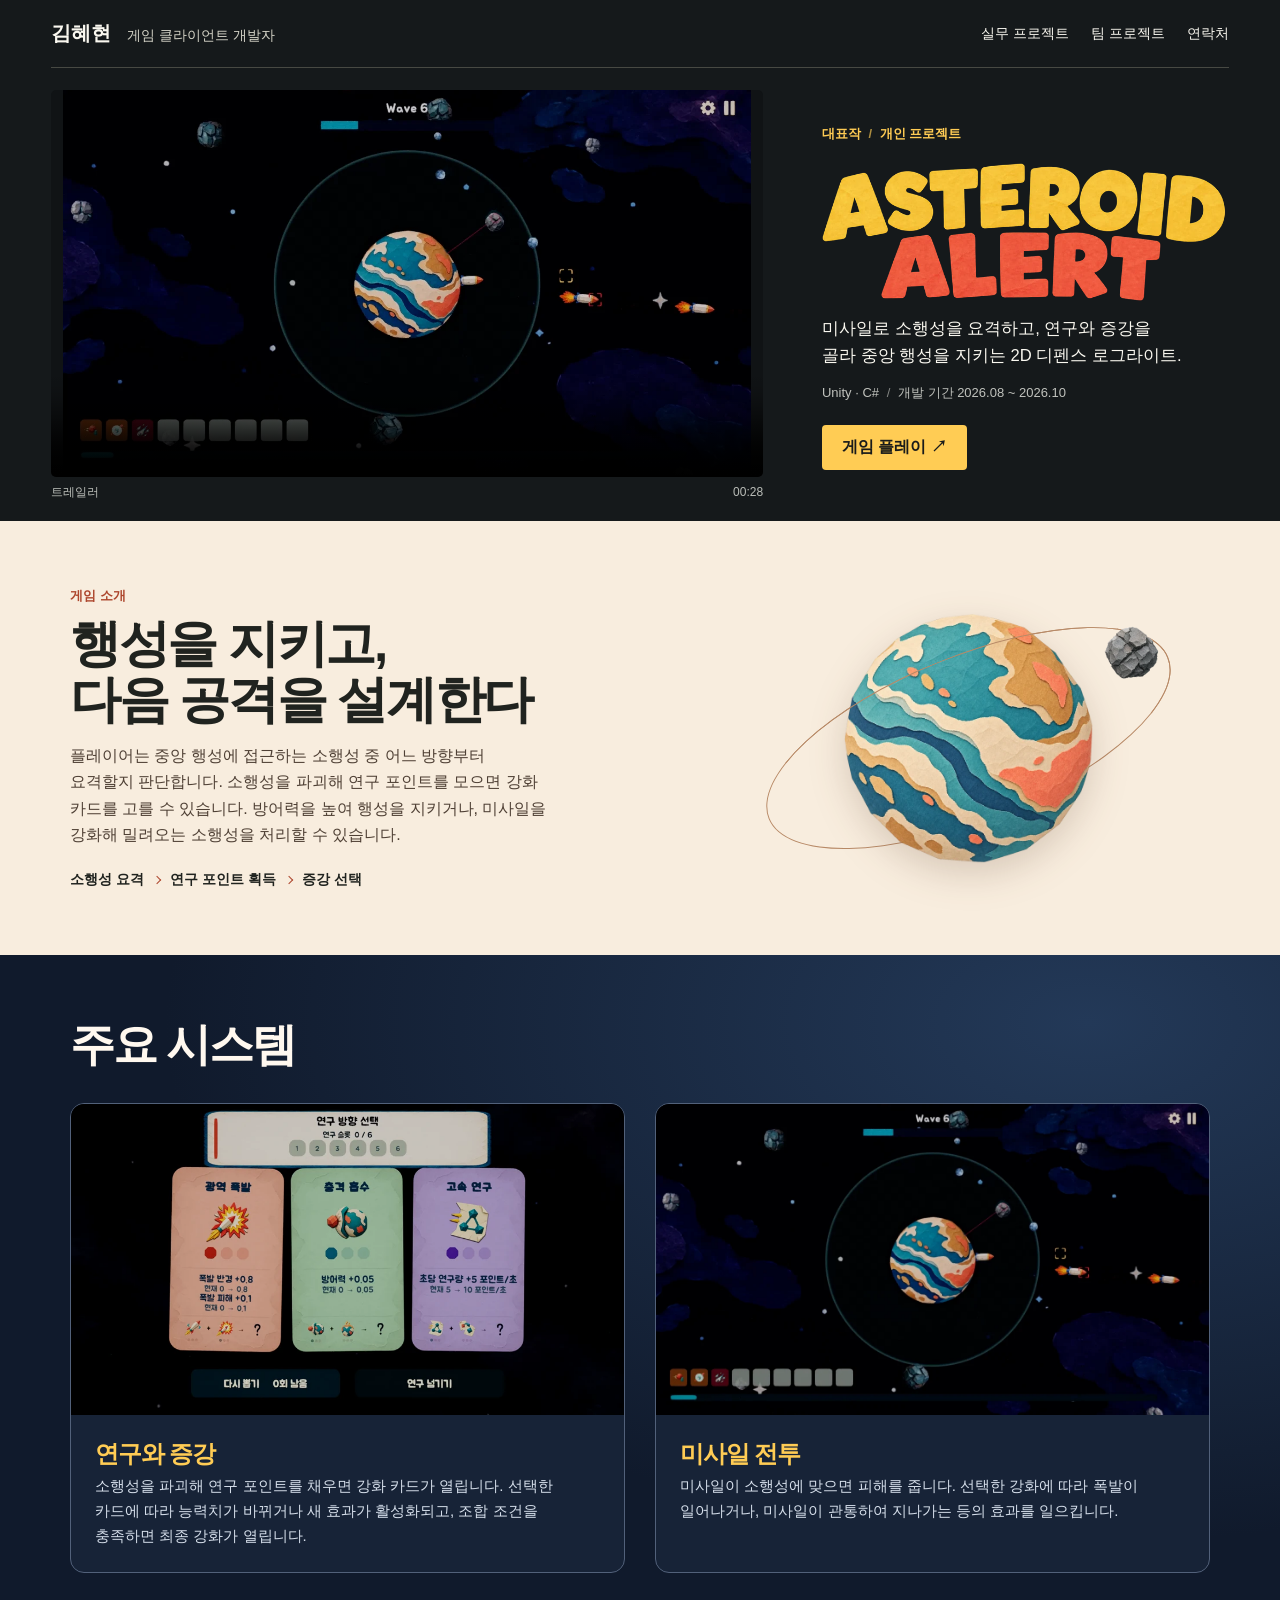
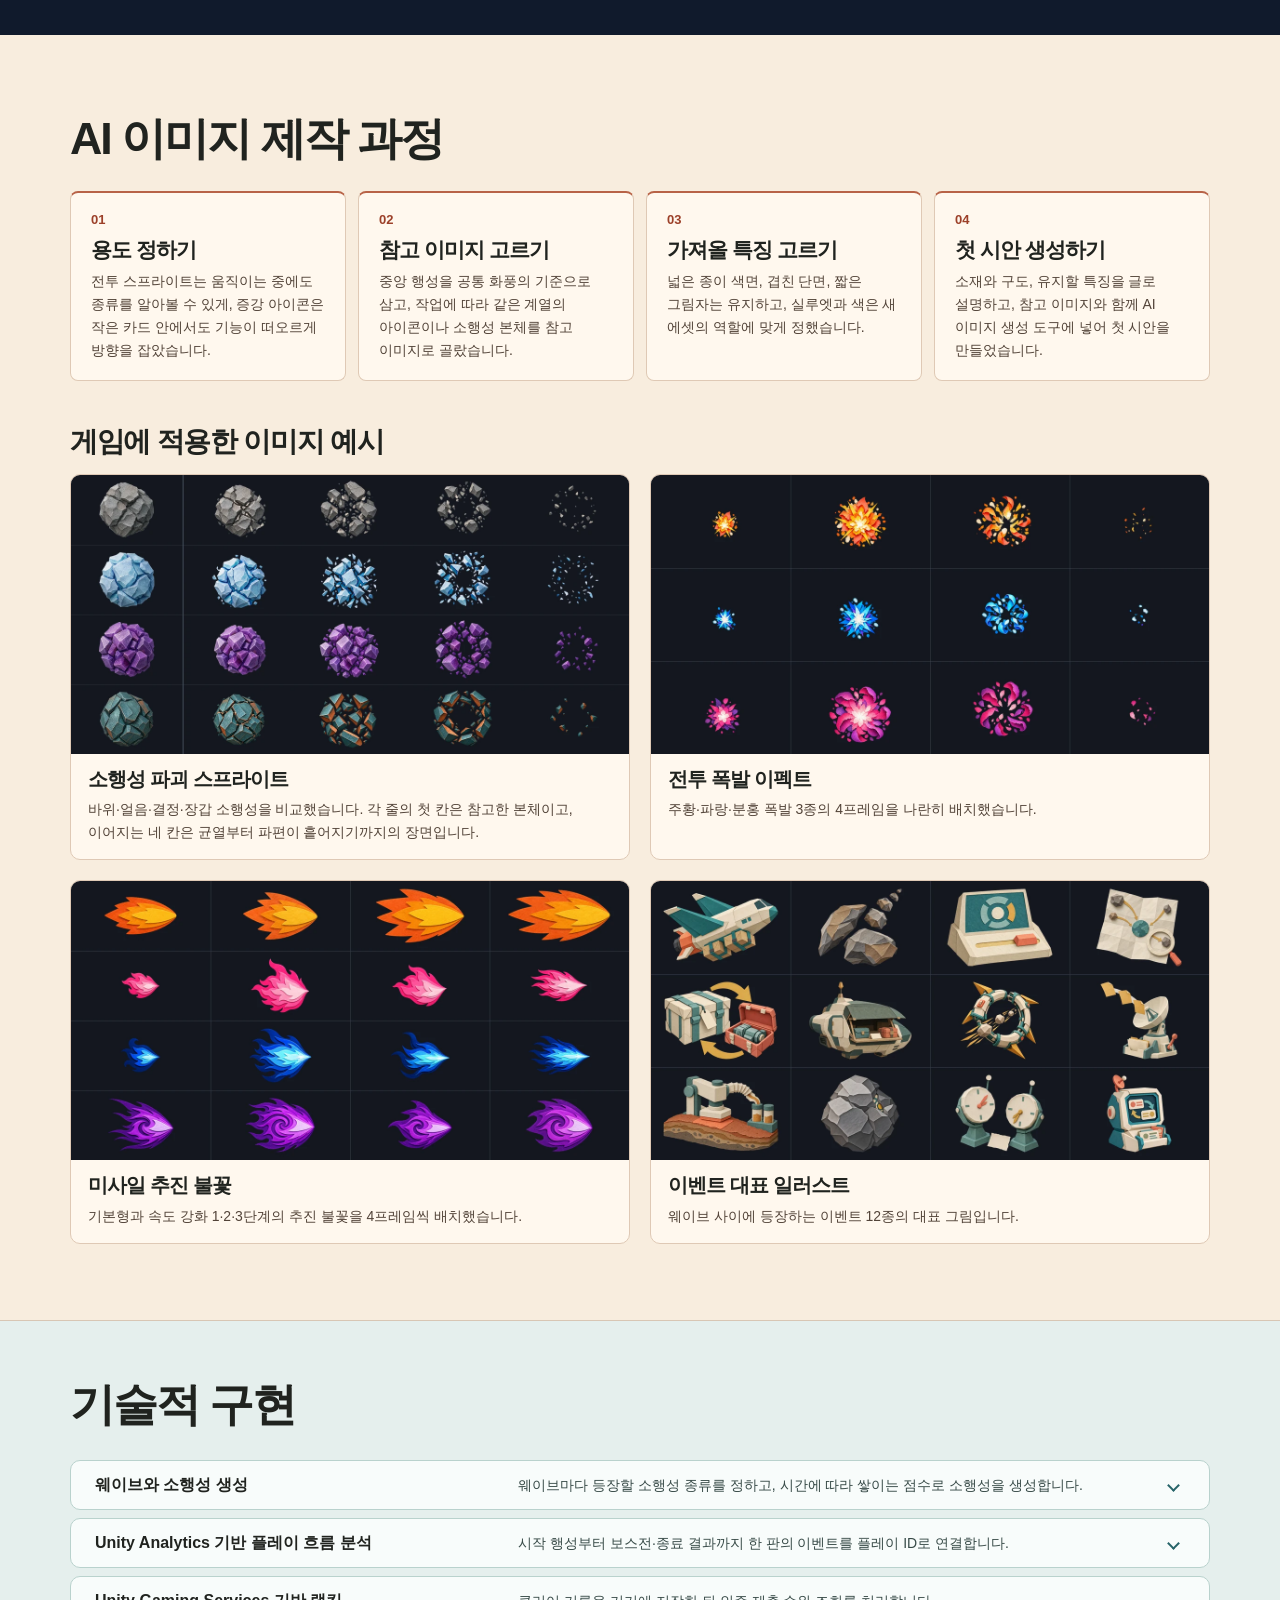
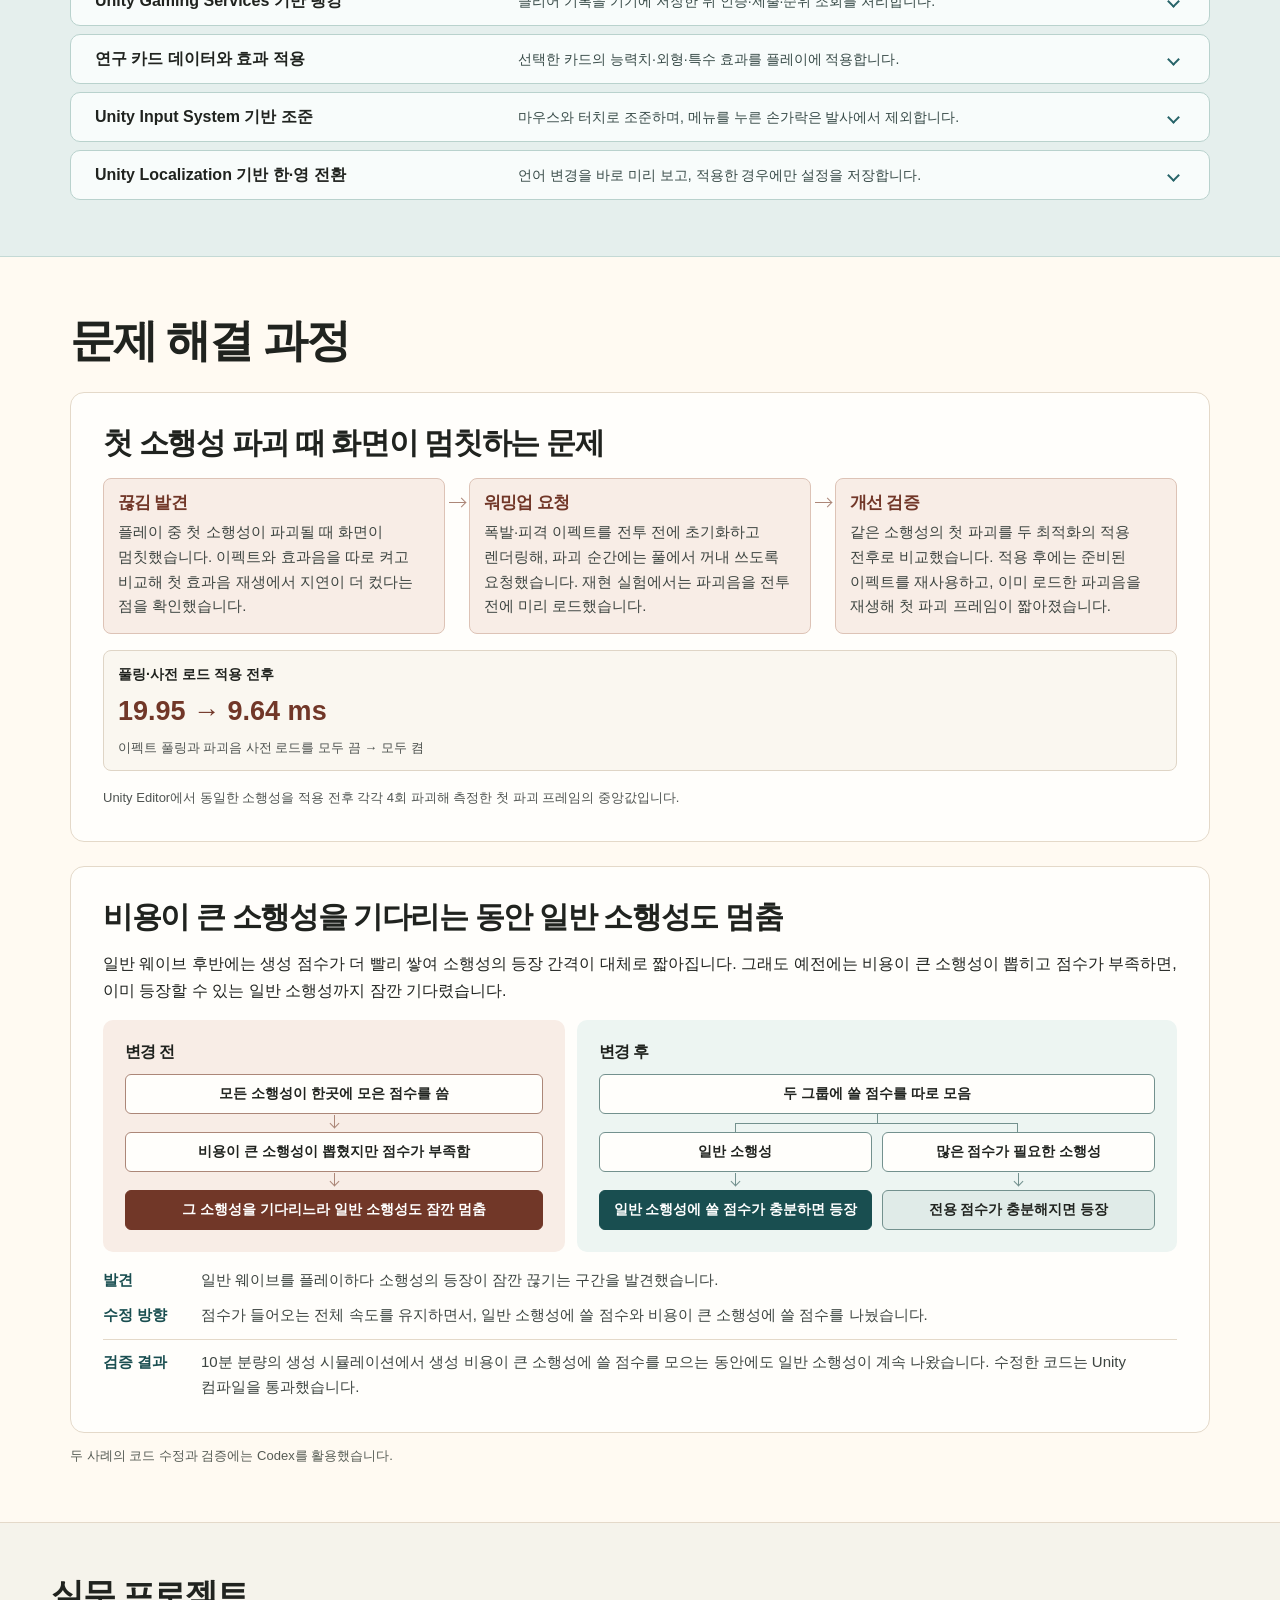
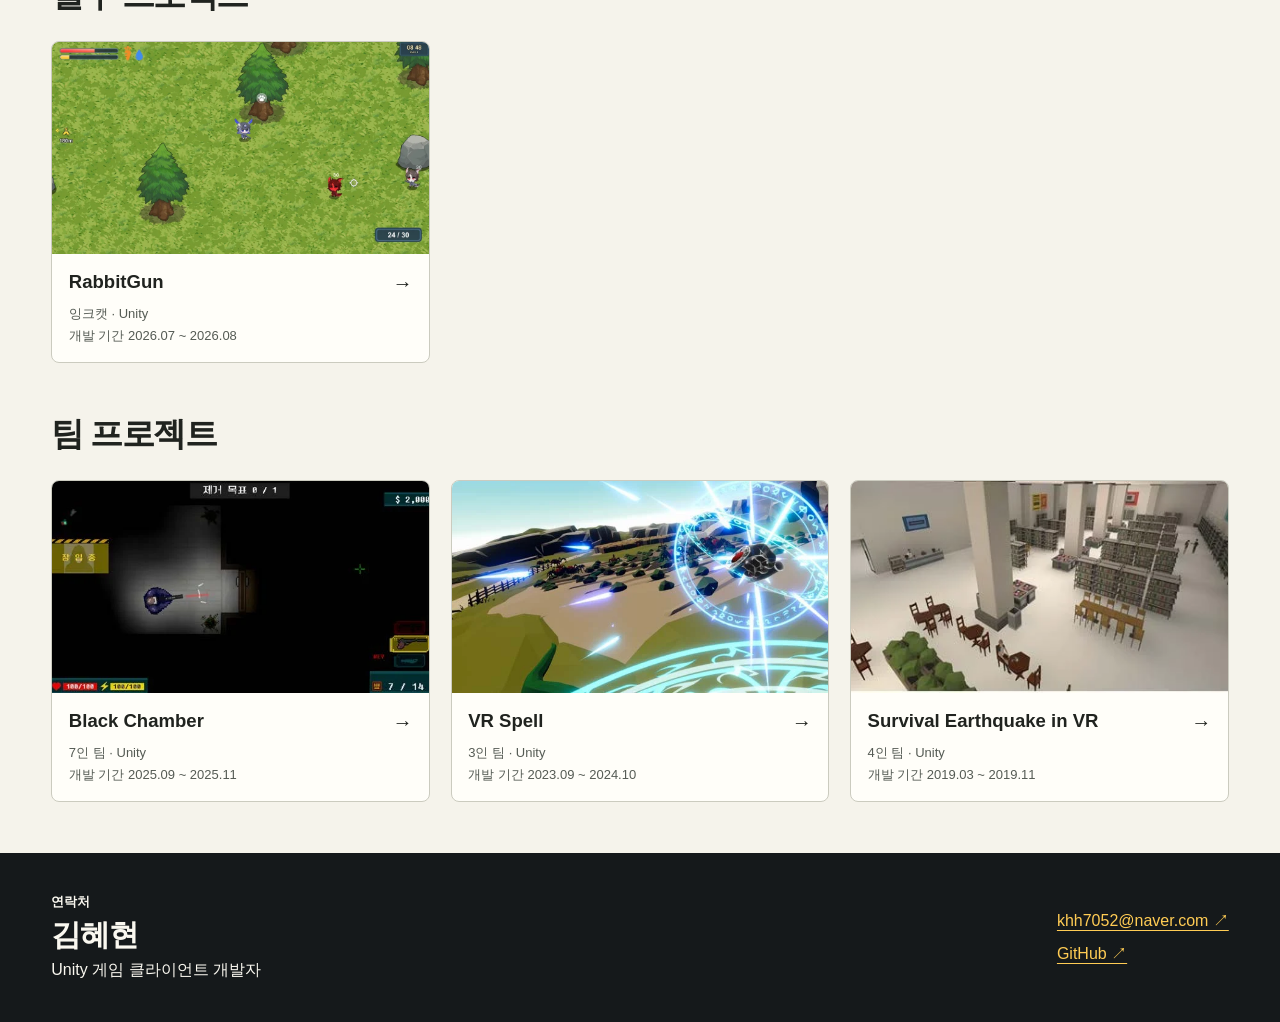
<file: index.html>
<!doctype html>
<html lang="ko">
<head>
<meta charset="utf-8">
<meta name="viewport" content="width=device-width, initial-scale=1">
<meta name="theme-color" content="#10191c">
<meta name="description" content="김혜현의 Unity 게임 클라이언트 개발 포트폴리오. 대표작 Asteroid Alert, 잉크캣 실무 프로젝트 RabbitGun, 세 팀 프로젝트를 소개합니다.">
<title>김혜현 — Unity 게임 클라이언트 개발자</title>
<link rel="icon" href="icon.webp">
<link rel="stylesheet" href="style.css?v=asteroid-combat-scene">
<script src="project-dialog.js?v=project-dialog-dismiss" defer></script>
</head>
<body>
<a class="skip" href="#work">본문으로 이동</a>
<header><div class="wrap head"><a class="name" href="#work">김혜현 <span>게임 클라이언트 개발자</span></a><nav aria-label="주요 메뉴"><a href="#practice">실무 프로젝트</a><a href="#projects">팀 프로젝트</a><a href="#contact">연락처</a></nav></div></header>
<main id="work">
<section class="hero" aria-labelledby="title"><div class="wrap hero-grid">
<div class="lead"><p class="eyebrow"><i></i> 대표작 <span>/</span> 개인 프로젝트</p>
<h1 id="title"><img src="title.webp" alt="Asteroid Alert"></h1>
<p class="pitch">미사일로 소행성을 요격하고, 연구와 증강을 골라 중앙 행성을 지키는 2D 디펜스 로그라이트.</p>
<p class="meta">Unity · C# <span>/</span> 개발 기간 2026.08 ~ 2026.10</p>
<div class="actions"><a class="button primary" href="https://play.unity.com/en/games/6e18b9f2-b865-4564-8499-95e3d7a0a68f/asteroid-alert">게임 플레이 ↗</a></div></div>
<figure class="movie"><video controls playsinline preload="none" poster="combat.webp" aria-label="Asteroid Alert 트레일러"><source src="gameplay.mp4?v=0695120e" type="video/mp4"></video><figcaption><span>트레일러</span><span>00:28</span></figcaption></figure>
</div></section>
<div class="asteroid-implementation">
  <section class="asteroid-overview" aria-labelledby="asteroid-implementation-title">
    <div class="wrap asteroid-overview-grid">
      <div class="asteroid-overview-copy">
        <p class="eyebrow">게임 소개</p>
        <h2 id="asteroid-implementation-title">행성을 지키고,<br>다음 공격을 설계한다</h2>
        <p>플레이어는 중앙 행성에 접근하는 소행성 중 어느 방향부터 요격할지 판단합니다. 소행성을 파괴해 연구 포인트를 모으면 강화 카드를 고를 수 있습니다. 방어력을 높여 행성을 지키거나, 미사일을 강화해 밀려오는 소행성을 처리할 수 있습니다.</p>
        <ol class="asteroid-loop" aria-label="한 판의 진행 흐름"><li>소행성 요격</li><li>연구 포인트 획득</li><li>증강 선택</li></ol>
      </div>
      <div class="asteroid-orbit" aria-hidden="true">
        <img class="asteroid-orbit-planet" src="asteroid-planet.webp" width="640" height="640" loading="lazy" alt="">
        <img class="asteroid-orbit-rock" src="rubble.webp" width="158" height="159" loading="lazy" alt="">
      </div>
    </div>
  </section>
  <section class="asteroid-systems" aria-labelledby="asteroid-systems-title">
    <div class="wrap">
      <h2 id="asteroid-systems-title">주요 시스템</h2>
      <div class="asteroid-implementation-media">
        <figure>
          <img src="research-categories.webp" width="960" height="540" loading="lazy" alt="연구 방향 선택 화면에서 왼쪽부터 미사일의 광역 폭발, 행성의 충격 흡수, 특수의 고속 연구 카드가 한 장씩 표시됨">
          <figcaption><h3>연구와 증강</h3><p>소행성을 파괴해 연구 포인트를 채우면 강화 카드가 열립니다. 선택한 카드에 따라 능력치가 바뀌거나 새 효과가 활성화되고, 조합 조건을 충족하면 최종 강화가 열립니다.</p></figcaption>
        </figure>
        <article class="asteroid-combat-card" aria-labelledby="asteroid-combat-title">
          <img src="combat.webp" width="1280" height="720" loading="lazy" decoding="async" alt="일반 웨이브에서 중앙 행성을 향해 다가오는 소행성과 행성에서 발사된 기본 미사일">
          <div class="asteroid-combat-copy"><h3 id="asteroid-combat-title">미사일 전투</h3><p>미사일이 소행성에 맞으면 피해를 줍니다. 선택한 강화에 따라 폭발이 일어나거나, 미사일이 관통하여 지나가는 등의 효과를 일으킵니다.</p></div>
        </article>
      </div>
    </div>
  </section>
  <section id="asteroid-art" class="asteroid-art" aria-labelledby="asteroid-art-title">
    <div class="wrap">
      <h2 id="asteroid-art-title">AI 이미지 제작 과정</h2>
      <ol class="asteroid-art-steps">
        <li><span aria-hidden="true">01</span><h3>용도 정하기</h3><p>전투 스프라이트는 움직이는 중에도 종류를 알아볼 수 있게, 증강 아이콘은 작은 카드 안에서도 기능이 떠오르게 방향을 잡았습니다.</p></li>
        <li><span aria-hidden="true">02</span><h3>참고 이미지 고르기</h3><p>중앙 행성을 공통 화풍의 기준으로 삼고, 작업에 따라 같은 계열의 아이콘이나 소행성 본체를 참고 이미지로 골랐습니다.</p></li>
        <li><span aria-hidden="true">03</span><h3>가져올 특징 고르기</h3><p>넓은 종이 색면, 겹친 단면, 짧은 그림자는 유지하고, 실루엣과 색은 새 에셋의 역할에 맞게 정했습니다.</p></li>
        <li><span aria-hidden="true">04</span><h3>첫 시안 생성하기</h3><p>소재와 구도, 유지할 특징을 글로 설명하고, 참고 이미지와 함께 AI 이미지 생성 도구에 넣어 첫 시안을 만들었습니다.</p></li>
      </ol>
      <h3 class="asteroid-art-gallery-title">게임에 적용한 이미지 예시</h3>
      <div class="asteroid-art-gallery">
        <figure>
          <div class="asteroid-art-media"><img src="art-destruction-frames.webp" width="1200" height="600" loading="lazy" decoding="async" alt="바위, 얼음, 결정, 장갑 소행성의 본체와 균열부터 파편이 흩어지기까지 이어지는 4프레임"></div>
          <figcaption><h4>소행성 파괴 스프라이트</h4><p>바위·얼음·결정·장갑 소행성을 비교했습니다. 각 줄의 첫 칸은 참고한 본체이고, 이어지는 네 칸은 균열부터 파편이 흩어지기까지의 장면입니다.</p></figcaption>
        </figure>
        <figure>
          <div class="asteroid-art-media"><img src="art-explosion-frames.webp" width="1200" height="600" loading="lazy" decoding="async" alt="위에서부터 주황색, 파란색, 분홍색 폭발이 나타나고 퍼졌다가 사라지는 네 프레임씩을 비교"></div>
          <figcaption><h4>전투 폭발 이펙트</h4><p>주황·파랑·분홍 폭발 3종의 4프레임을 나란히 배치했습니다.</p></figcaption>
        </figure>
        <figure>
          <div class="asteroid-art-media"><img src="art-missile-flames.webp" width="1200" height="600" loading="lazy" decoding="async" alt="위에서부터 기본 미사일과 속도 강화 1·2·3단계의 추진 불꽃을 네 프레임씩 비교"></div>
          <figcaption><h4>미사일 추진 불꽃</h4><p>기본형과 속도 강화 1·2·3단계의 추진 불꽃을 4프레임씩 배치했습니다.</p></figcaption>
        </figure>
        <figure>
          <div class="asteroid-art-media"><img src="art-event-illustrations.webp?v=art-only" width="1200" height="600" loading="lazy" decoding="async" alt="긴급 보급선, 소행성 무리 접근, 방어망 전력 재분배, 소행성 궤도 분석, 실험 장비 교환, 수상한 거래, 궤도 가속 장치, 연구 자료 긴급 전송, 연구용 시료 추출, 소행성 내부의 신호, 시간 관측 오차, 미지의 교신의 대표 일러스트"></div>
          <figcaption><h4>이벤트 대표 일러스트</h4><p>웨이브 사이에 등장하는 이벤트 12종의 대표 그림입니다.</p></figcaption>
        </figure>
      </div>
    </div>
  </section>
  <section class="asteroid-technical" aria-labelledby="asteroid-technical-title">
    <div class="wrap">
      <h2 id="asteroid-technical-title">기술적 구현</h2>
      <div class="asteroid-accordion">
        <details class="asteroid-disclosure">
          <summary>
            <span class="asteroid-disclosure-title">웨이브와 소행성 생성</span>
            <span class="asteroid-disclosure-summary">웨이브마다 등장할 소행성 종류를 정하고, 시간에 따라 쌓이는 점수로 소행성을 생성합니다.</span>
          </summary>
          <div class="asteroid-disclosure-body">
            <p>소행성 종류마다 생성에 필요한 점수가 다릅니다. 게임은 웨이브마다 등장 가능한 종류와 점수가 쌓이는 속도를 정합니다.</p>
            <ol class="asteroid-process-flow" role="list">
              <li><strong>생성 점수를 모읍니다</strong><span>일반 소행성에 쓸 점수와 더 많은 점수가 필요한 소행성에 쓸 점수를 따로 모읍니다.</span></li>
              <li><strong>다음에 등장할 종류를 뽑습니다</strong><span>종류별 등장 확률에 따라 뽑습니다. 많은 점수가 필요한 소행성이 뽑히면, 그 소행성에 쓸 점수가 충분해질 때까지 생성을 미룹니다.</span></li>
              <li><strong>등장한 뒤 점수를 씁니다</strong><span>등장 위치를 확보해 소행성이 실제로 생성되면, 그 종류에 필요한 만큼 점수를 뺍니다.</span></li>
            </ol>
            <p><strong>계산 예시 (가상의 수치)</strong> · 10점이 필요한 소행성이 뽑혔을 때 전용 점수가 6점이면 생성을 미룹니다. 시간이 지나 전용 점수가 12점이 된 뒤 소행성이 등장하면 10점을 써서 2점이 남습니다.</p>
            <p class="asteroid-process-note"><strong>일반 소행성의 추첨 시점</strong><span>일반 소행성 중 가장 많은 점수가 필요한 종류까지 생성할 수 있을 때 추첨합니다. 적은 점수로 생성할 수 있는 종류만 반복해서 나오는 일을 줄이기 위해서입니다.</span></p>
          </div>
        </details>
        <details class="asteroid-disclosure">
          <summary id="asteroid-analytics-title">
            <span class="asteroid-disclosure-title">Unity Analytics 기반 플레이 흐름 분석</span>
            <span class="asteroid-disclosure-summary">시작 행성부터 보스전·종료 결과까지 한 판의 이벤트를 플레이 ID로 연결합니다.</span>
          </summary>
          <div class="asteroid-disclosure-body">
            <p>시작 행성부터 웨이브 진행, 연구 선택, 보스전, 한 판의 종료까지 주요 게임 이벤트를 수집합니다.</p>
            <ol class="asteroid-process-flow" role="list">
              <li><strong>플레이를 시작합니다</strong><span>한 판마다 플레이 ID를 만들고, 시작 행성과 각 이벤트의 웨이브 번호와 경과 시간을 함께 기록합니다.</span></li>
              <li><strong>진행과 선택을 기록합니다</strong><span>웨이브 시작·완료, 보스전 시작·결과, 연구 카드의 노출·선택을 기록합니다. 연구에서 다시 뽑거나 건너뛴 경우도 같은 제안 ID로 연결합니다.</span></li>
              <li><strong>종료 결과를 연결합니다</strong><span>승리·패배·중도 종료와 그 사유를 같은 플레이 ID에 연결해, 어느 웨이브까지 진행했고 어떤 선택을 했는지 확인할 수 있게 했습니다.</span></li>
            </ol>
            <p class="asteroid-process-note"><strong>수집 범위</strong><span>수집에 동의한 플레이만 전송하며, 테스트 플레이는 집계 대상에서 제외합니다.</span></p>
          </div>
        </details>
        <details class="asteroid-disclosure">
          <summary id="asteroid-ranking-title">
            <span class="asteroid-disclosure-title">Unity Gaming Services 기반 랭킹</span>
            <span class="asteroid-disclosure-summary">클리어 기록을 기기에 저장한 뒤 인증·제출·순위 조회를 처리합니다.</span>
          </summary>
          <div class="asteroid-disclosure-body">
            <ol class="asteroid-process-flow" role="list">
              <li><strong>클리어 기록을 로컬에 저장</strong><span>플레이 결과를 먼저 기기에 저장하고, 랭킹에 올릴 새 기록은 전송 대기로 남깁니다.</span></li>
              <li><strong>익명 인증과 기록 제출</strong><span><strong>Unity Authentication</strong>으로 익명 로그인해 플레이어를 식별합니다. <strong>Cloud Code</strong>로 클리어 점수와 플레이 상세 정보를 보냅니다.</span></li>
              <li><strong>응답 확인과 순위 조회</strong><span>서버가 확인한 점수와 현재 대기 중인 점수가 일치할 때 대기를 해제합니다. <strong>Leaderboards</strong>에서 순위 목록과 내 순위를 불러옵니다.</span></li>
            </ol>
            <p class="asteroid-process-note"><strong>전송 실패 시</strong><span>기록을 기기에 남겨 다음 랭킹 조회 때 다시 시도합니다. 전송 중 더 좋은 점수가 저장돼도 이전 응답이 새 기록의 대기 상태를 해제하지 않습니다.</span></p>
          </div>
        </details>
        <details class="asteroid-disclosure">
          <summary id="asteroid-technical-details">
            <span class="asteroid-disclosure-title">연구 카드 데이터와 효과 적용</span>
            <span class="asteroid-disclosure-summary">선택한 카드의 능력치·외형·특수 효과를 플레이에 적용합니다.</span>
          </summary>
          <div class="asteroid-disclosure-body">
            <ol class="asteroid-process-flow" role="list">
              <li><strong>카드별 변경 정의</strong><span><code>ScriptableObject</code>에 능력치·외형 변경과 특수 효과를 설정합니다.</span></li>
              <li><strong>선택한 카드 적용</strong><span>공통 적용 코드가 현재 능력치와 외형을 갱신하고 특수 효과를 실행합니다.</span></li>
              <li><strong>다음 발사에 반영</strong><span>미사일 발사 시 갱신된 피해량·관통 횟수·폭발 반경과 외형을 읽습니다.</span></li>
            </ol>
          </div>
        </details>
        <details class="asteroid-disclosure">
          <summary>
            <span class="asteroid-disclosure-title">Unity Input System 기반 조준</span>
            <span class="asteroid-disclosure-summary">마우스와 터치로 조준하며, 메뉴를 누른 손가락은 발사에서 제외합니다.</span>
          </summary>
          <div class="asteroid-disclosure-body">
            <ol class="asteroid-process-flow" role="list">
              <li><strong>입력 좌표 읽기</strong><span>PC에서는 마우스 좌표를, 모바일에서는 <strong>Enhanced Touch</strong>로 손가락 좌표를 읽습니다.</span></li>
              <li><strong>조준할 터치 지정</strong><span>전투 화면에서 시작한 손가락 하나만 조준에 사용합니다. UI에서 시작한 터치는 제외합니다.</span></li>
              <li><strong>조준 해제</strong><span>손을 떼거나 게임 상태가 바뀌면 조준을 해제합니다. 연구 화면에서 누른 채 전투로 돌아와도 새 터치 전까지 발사하지 않습니다.</span></li>
            </ol>
          </div>
        </details>
        <details class="asteroid-disclosure">
          <summary>
            <span class="asteroid-disclosure-title">Unity Localization 기반 한·영 전환</span>
            <span class="asteroid-disclosure-summary">언어 변경을 바로 미리 보고, 적용한 경우에만 설정을 저장합니다.</span>
          </summary>
          <div class="asteroid-disclosure-body">
            <ol class="asteroid-process-flow" role="list">
              <li><strong>언어 미리 보기</strong><span>설정에서 한·영을 고르면 현재 로캘을 바꿉니다.</span></li>
              <li><strong>화면 문구 갱신</strong><span><code>SelectedLocaleChanged</code> 이벤트에 맞춰 도감과 연구 슬롯 문구를 갱신합니다.</span></li>
              <li><strong>적용 여부 확인</strong><span>적용하면 <code>PlayerPrefs</code>에 저장하고, 적용 없이 닫으면 설정을 열기 전 언어로 돌립니다.</span></li>
            </ol>
          </div>
        </details>
      </div>
    </div>
  </section>
  <section class="asteroid-problems" aria-labelledby="asteroid-problem-title">
    <div class="wrap">
      <h2 id="asteroid-problem-title">문제 해결 과정</h2>
      <div class="asteroid-problem-cases">
        <article aria-labelledby="asteroid-first-use-title">
          <h3 id="asteroid-first-use-title">첫 소행성 파괴 때 화면이 멈칫하는 문제</h3>
          <ol class="asteroid-diagnosis-flow" role="list">
            <li><h4>끊김 발견</h4><p>플레이 중 첫 소행성이 파괴될 때 화면이 멈칫했습니다. 이펙트와 효과음을 따로 켜고 비교해 첫 효과음 재생에서 지연이 더 컸다는 점을 확인했습니다.</p></li>
            <li><h4>워밍업 요청</h4><p>폭발·피격 이펙트를 전투 전에 초기화하고 렌더링해, 파괴 순간에는 풀에서 꺼내 쓰도록 요청했습니다. 재현 실험에서는 파괴음을 전투 전에 미리 로드했습니다.</p></li>
            <li><h4>개선 검증</h4><p>같은 소행성의 첫 파괴를 두 최적화의 적용 전후로 비교했습니다. 적용 후에는 준비된 이펙트를 재사용하고, 이미 로드한 파괴음을 재생해 첫 파괴 프레임이 짧아졌습니다.</p></li>
          </ol>
          <dl class="asteroid-case-metrics" aria-label="첫 파괴 프레임 시간">
            <div><dt>풀링·사전 로드 적용 전후</dt><dd><strong>19.95 → 9.64 ms</strong><span>이펙트 풀링과 파괴음 사전 로드를 모두 끔 → 모두 켬</span></dd></div>
          </dl>
          <p class="asteroid-case-note">Unity Editor에서 동일한 소행성을 적용 전후 각각 4회 파괴해 측정한 첫 파괴 프레임의 중앙값입니다.</p>
        </article>
        <article class="asteroid-spawn-case">
          <h3>비용이 큰 소행성을 기다리는 동안 일반 소행성도 멈춤</h3>
          <p>일반 웨이브 후반에는 생성 점수가 더 빨리 쌓여 소행성의 등장 간격이 대체로 짧아집니다. 그래도 예전에는 비용이 큰 소행성이 뽑히고 점수가 부족하면, 이미 등장할 수 있는 일반 소행성까지 잠깐 기다렸습니다.</p>
          <div class="asteroid-spawn-diagrams">
            <section class="asteroid-spawn-diagram asteroid-spawn-before" aria-labelledby="asteroid-spawn-before-title">
              <h4 id="asteroid-spawn-before-title">변경 전</h4>
              <ol class="asteroid-spawn-path" role="list">
                <li class="asteroid-spawn-node">모든 소행성이 한곳에 모은 점수를 씀</li>
                <li class="asteroid-spawn-node">비용이 큰 소행성이 뽑혔지만 점수가 부족함</li>
                <li class="asteroid-spawn-node asteroid-spawn-node-stop">그 소행성을 기다리느라 일반 소행성도 잠깐 멈춤</li>
              </ol>
            </section>
            <section class="asteroid-spawn-diagram asteroid-spawn-after" aria-labelledby="asteroid-spawn-after-title">
              <h4 id="asteroid-spawn-after-title">변경 후</h4>
              <p class="asteroid-spawn-node">두 그룹에 쓸 점수를 따로 모음</p>
              <div class="asteroid-spawn-branches">
                <ol class="asteroid-spawn-path" role="list" aria-label="일반 소행성 생성 경로">
                  <li class="asteroid-spawn-node">일반 소행성</li>
                  <li class="asteroid-spawn-node asteroid-spawn-node-go">일반 소행성에 쓸 점수가 충분하면 등장</li>
                </ol>
                <ol class="asteroid-spawn-path" role="list" aria-label="비용이 큰 소행성 생성 경로">
                  <li class="asteroid-spawn-node">많은 점수가 필요한 소행성</li>
                  <li class="asteroid-spawn-node asteroid-spawn-node-wait">전용 점수가 충분해지면 등장</li>
                </ol>
              </div>
            </section>
          </div>
          <div class="asteroid-case-body">
            <dl class="asteroid-case-steps">
              <div><dt>발견</dt><dd>일반 웨이브를 플레이하다 소행성의 등장이 잠깐 끊기는 구간을 발견했습니다.</dd></div>
              <div><dt>수정 방향</dt><dd>점수가 들어오는 전체 속도를 유지하면서, 일반 소행성에 쓸 점수와 비용이 큰 소행성에 쓸 점수를 나눴습니다.</dd></div>
            </dl>
            <p class="asteroid-case-verification"><strong>검증 결과</strong><span>10분 분량의 생성 시뮬레이션에서 생성 비용이 큰 소행성에 쓸 점수를 모으는 동안에도 일반 소행성이 계속 나왔습니다. 수정한 코드는 Unity 컴파일을 통과했습니다.</span></p>
          </div>
        </article>
      </div>
      <p class="asteroid-case-credit">두 사례의 코드 수정과 검증에는 Codex를 활용했습니다.</p>
    </div>
  </section>
</div>
<section id="practice" class="work-overview practice-overview"><div class="wrap"><h2>실무 프로젝트</h2>
<nav class="project-index" aria-label="실무 프로젝트">
  <a class="project-card" href="rabbitgun.html?v=inkcat-paragraph">
    <img src="rabbitgun.webp" alt="" width="320" height="180">
    <div class="project-card-info">
      <strong lang="en">RabbitGun</strong>
      <span class="project-card-team">잉크캣 · Unity</span>
      <span class="project-card-period">개발 기간 2026.07 ~ 2026.08</span>
      <span class="project-card-arrow" aria-hidden="true">→</span>
    </div>
  </a>
</nav></div></section>
<section id="projects" class="work-overview"><div class="wrap"><h2>팀 프로젝트</h2>
<nav class="project-index" aria-label="팀 프로젝트">
  <a class="project-card" href="black-chamber.html?v=game-overviews">
    <img src="black-chamber.webp" alt="" width="320" height="180">
    <div class="project-card-info">
      <strong lang="en">Black Chamber</strong>
      <span class="project-card-team">7인 팀 · Unity</span>
      <span class="project-card-period">개발 기간 2025.09 ~ 2025.11</span>
      <span class="project-card-arrow" aria-hidden="true">→</span>
    </div>
  </a>
  <a class="project-card" href="vr-spell.html?v=game-overviews">
    <img src="vr-spell.webp" alt="" width="320" height="180">
    <div class="project-card-info">
      <strong lang="en">VR Spell</strong>
      <span class="project-card-team">3인 팀 · Unity</span>
      <span class="project-card-period">개발 기간 2023.09 ~ 2024.10</span>
      <span class="project-card-arrow" aria-hidden="true">→</span>
    </div>
  </a>
  <a class="project-card" href="earthquake-vr.html?v=game-overviews">
    <img src="earthquake-vr.webp" alt="" width="320" height="180">
    <div class="project-card-info">
      <strong lang="en">Survival Earthquake in VR</strong>
      <span class="project-card-team">4인 팀 · Unity</span>
      <span class="project-card-period">개발 기간 2019.03 ~ 2019.11</span>
      <span class="project-card-arrow" aria-hidden="true">→</span>
    </div>
  </a>
</nav></div></section>
<template id="asteroid-detail-template">
<section class="scene-gallery wrap" id="asteroid" aria-labelledby="asteroid-title">
<p class="eyebrow" id="case">대표작 상세</p>
<h2 id="asteroid-title">Asteroid Alert</h2>
<div class="scenes">
  <figure><div class="scene-slot"></div><figcaption></figcaption></figure>
  <figure><div class="scene-slot"></div><figcaption></figcaption></figure>
  <figure><div class="scene-slot"></div><figcaption></figcaption></figure>
</div></section>
</template>
</main><footer id="contact"><div class="wrap foot"><div><p class="eyebrow">연락처</p><h2>김혜현</h2><p>Unity 게임 클라이언트 개발자</p></div><div class="contact"><a href="mailto:khh7052@naver.com">khh7052@naver.com ↗</a><a href="https://github.com/khh7052">GitHub ↗</a></div></div></footer>
<dialog class="project-dialog" aria-labelledby="project-dialog-title">
  <div class="project-dialog-toolbar">
    <div class="project-dialog-heading"></div>
    <button type="button" aria-label="닫기" autofocus><span class="project-close-icon" aria-hidden="true"></span></button>
  </div>
  <div class="projects project-dialog-content"></div>
</dialog>
</body></html>
</file>
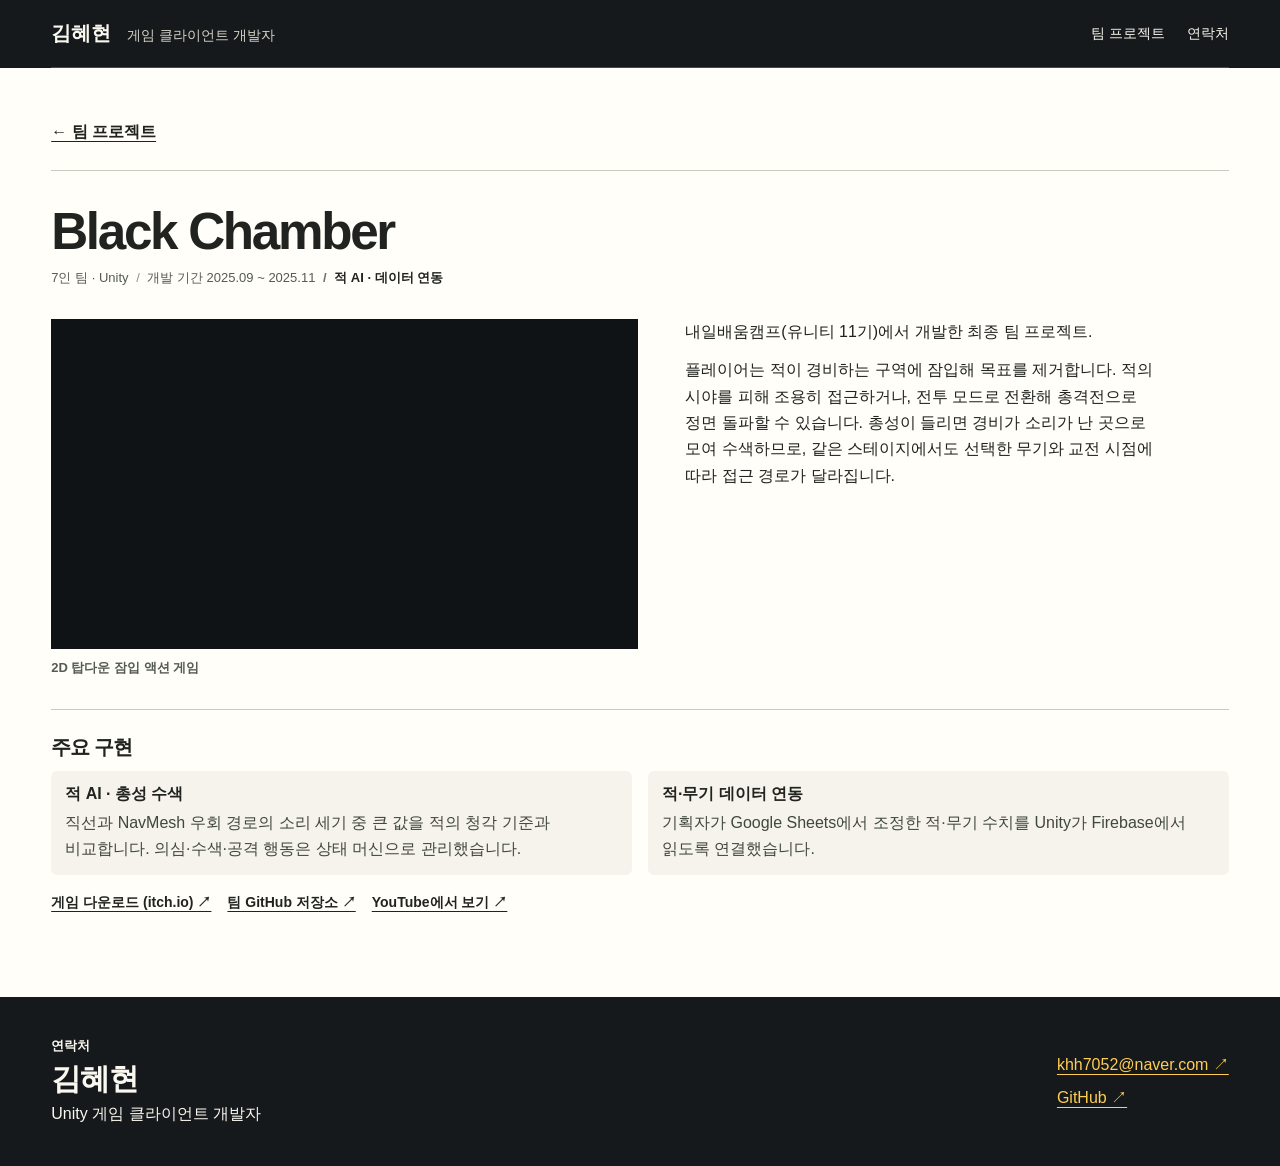
<file: black-chamber.html>
<!doctype html>
<html lang="ko">
<head>
<meta charset="utf-8">
<meta name="viewport" content="width=device-width, initial-scale=1">
<meta name="theme-color" content="#10191c">
<meta name="description" content="Black Chamber에서 김혜현이 맡은 역할과 구현을 소개합니다.">
<title>Black Chamber — 김혜현</title>
<link rel="icon" href="icon.webp">
<link rel="stylesheet" href="style.css?v=project-layout">
</head>
<body>
<a class="skip" href="#work">본문으로 이동</a>
<header><div class="wrap head"><a class="name" href="./?v=project-layout">김혜현 <span>게임 클라이언트 개발자</span></a><nav aria-label="주요 메뉴"><a href="./?v=project-layout#projects">팀 프로젝트</a><a href="#contact">연락처</a></nav></div></header>
<main class="other" id="work">
<div class="wrap">
<a class="project-back" href="./?v=project-layout#projects">← 팀 프로젝트</a>
<div class="projects project-detail">
<article id="black-chamber"><div class="project-heading"><div class="project-title"><h1 lang="en">Black Chamber</h1></div>
<p class="meta">7인 팀 · Unity <span class="project-period"><span aria-hidden="true">/</span> 개발 기간 2025.09 ~ 2025.11</span> <strong class="team-role"><span aria-hidden="true">/</span> 적 AI · 데이터 연동</strong></p>
</div><figure class="project-media">
<iframe class="project-video" width="560" height="315" loading="lazy" title="Black Chamber 플레이 영상" src="https://www.youtube-nocookie.com/embed/OVt4j6ZTV6E?playsinline=1" referrerpolicy="strict-origin-when-cross-origin" allow="autoplay; encrypted-media; picture-in-picture; fullscreen" allowfullscreen></iframe>
<figcaption class="project-genre">2D 탑다운 잠입 액션 게임</figcaption>
</figure>
<div class="team-intro">
  <p>내일배움캠프(유니티 11기)에서 개발한 최종 팀 프로젝트.</p>
  <p>플레이어는 적이 경비하는 구역에 잠입해 목표를 제거합니다. 적의 시야를 피해 조용히 접근하거나, 전투 모드로 전환해 총격전으로 정면 돌파할 수 있습니다. 총성이 들리면 경비가 소리가 난 곳으로 모여 수색하므로, 같은 스테이지에서도 선택한 무기와 교전 시점에 따라 접근 경로가 달라집니다.</p>
</div>
<div class="project-copy">
<h2>주요 구현</h2>
<dl class="project-contributions">
  <div>
    <dt>적 AI · 총성 수색</dt>
    <dd>직선과 NavMesh 우회 경로의 소리 세기 중 큰 값을 적의 청각 기준과 비교합니다. 의심·수색·공격 행동은 상태 머신으로 관리했습니다.</dd>
  </div>
  <div>
    <dt>적·무기 데이터 연동</dt>
    <dd>기획자가 Google Sheets에서 조정한 적·무기 수치를 Unity가 Firebase에서 읽도록 연결했습니다.</dd>
  </div>
</dl>
<div class="links">
<a href="https://nextthewat.itch.io/black-chamber">게임 다운로드 (itch.io) ↗</a>
<a href="https://github.com/NextTheWAT/2D_Black_Chamber">팀 GitHub 저장소 ↗</a>
<a href="https://www.youtube.com/watch?v=OVt4j6ZTV6E">YouTube에서 보기 ↗</a></div></div></article>
</div>
</div>
</main>
<footer id="contact"><div class="wrap foot"><div><p class="eyebrow">연락처</p><h2>김혜현</h2><p>Unity 게임 클라이언트 개발자</p></div><div class="contact"><a href="mailto:khh7052@naver.com">khh7052@naver.com ↗</a><a href="https://github.com/khh7052">GitHub ↗</a></div></div></footer>
</body></html>
</file>
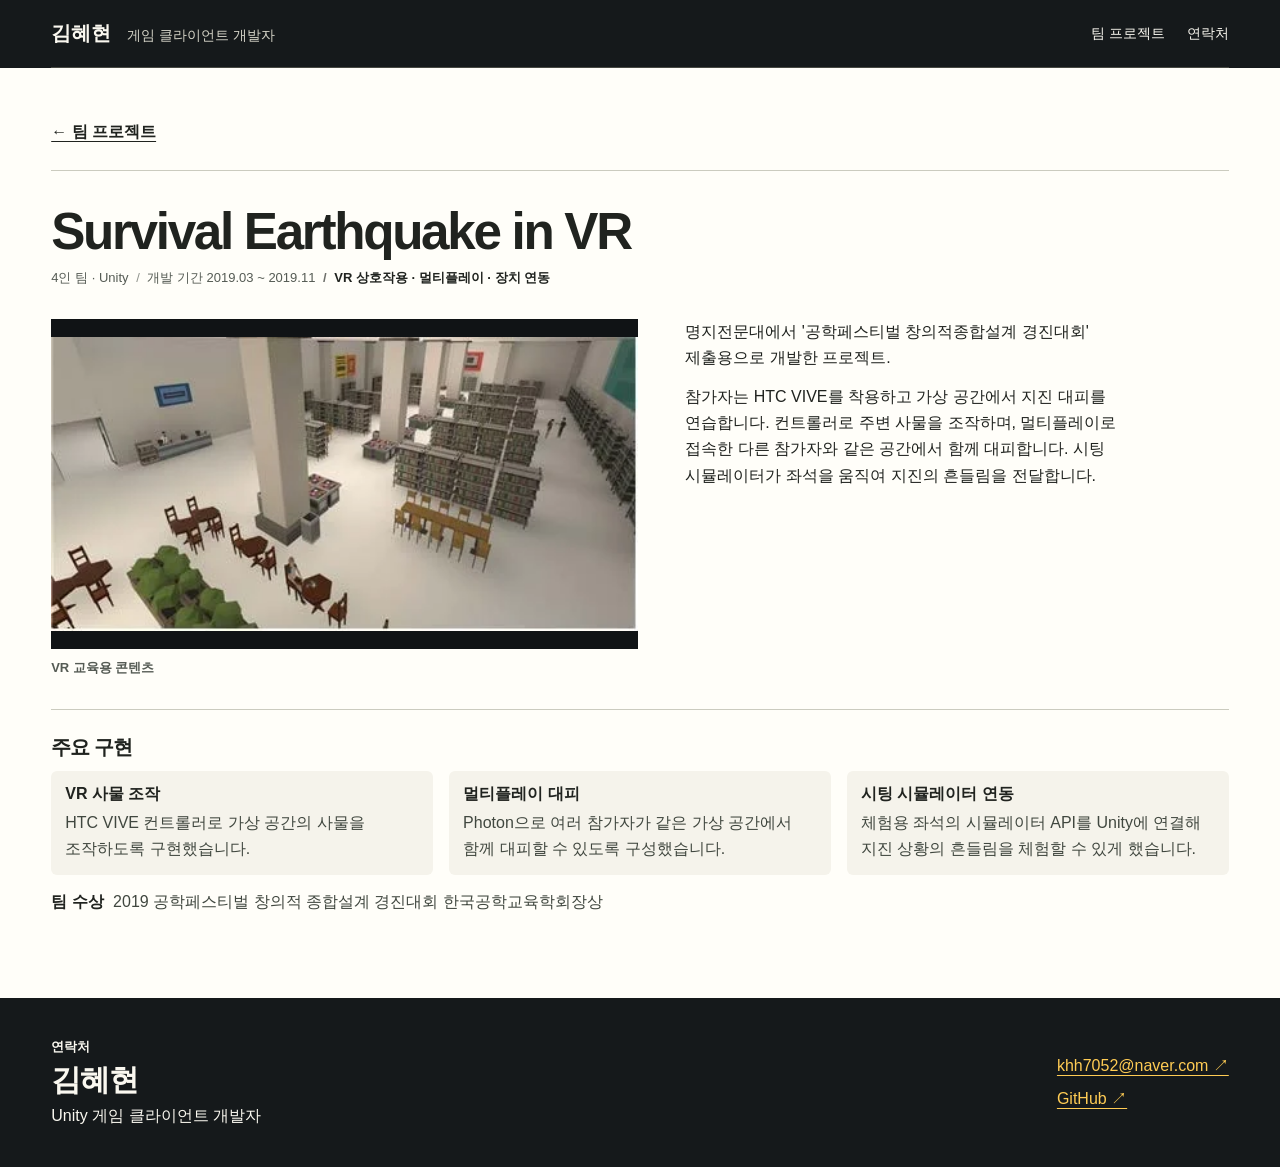
<file: earthquake-vr.html>
<!doctype html>
<html lang="ko">
<head>
<meta charset="utf-8">
<meta name="viewport" content="width=device-width, initial-scale=1">
<meta name="theme-color" content="#10191c">
<meta name="description" content="Survival Earthquake in VR에서 김혜현이 맡은 역할과 구현을 소개합니다.">
<title>Survival Earthquake in VR — 김혜현</title>
<link rel="icon" href="icon.webp">
<link rel="stylesheet" href="style.css?v=project-layout">
</head>
<body>
<a class="skip" href="#work">본문으로 이동</a>
<header><div class="wrap head"><a class="name" href="./?v=project-layout">김혜현 <span>게임 클라이언트 개발자</span></a><nav aria-label="주요 메뉴"><a href="./?v=project-layout#projects">팀 프로젝트</a><a href="#contact">연락처</a></nav></div></header>
<main class="other" id="work">
<div class="wrap">
<a class="project-back" href="./?v=project-layout#projects">← 팀 프로젝트</a>
<div class="projects project-detail">
<article id="earthquake-vr"><div class="project-heading"><div class="project-title"><h1 lang="en">Survival Earthquake in VR</h1></div>
<p class="meta">4인 팀 · Unity <span class="project-period"><span aria-hidden="true">/</span> 개발 기간 2019.03 ~ 2019.11</span> <strong class="team-role"><span aria-hidden="true">/</span> VR 상호작용 · 멀티플레이 · 장치 연동</strong></p>

</div><figure class="project-media">
<img class="project-still" src="earthquake-vr.webp" width="456" height="229" loading="lazy" alt="VR 지진 대피 체험의 가상 공간">
<figcaption class="project-genre">VR 교육용 콘텐츠</figcaption>
</figure>
<div class="team-intro">
  <p>명지전문대에서 '공학페스티벌 창의적종합설계 경진대회' 제출용으로 개발한 프로젝트.</p>
  <p>참가자는 HTC VIVE를 착용하고 가상 공간에서 지진 대피를 연습합니다. 컨트롤러로 주변 사물을 조작하며, 멀티플레이로 접속한 다른 참가자와 같은 공간에서 함께 대피합니다. 시팅 시뮬레이터가 좌석을 움직여 지진의 흔들림을 전달합니다.</p>
</div>
<div class="project-copy">
<h2>주요 구현</h2>
<dl class="project-contributions">
  <div>
    <dt>VR 사물 조작</dt>
    <dd>HTC VIVE 컨트롤러로 가상 공간의 사물을 조작하도록 구현했습니다.</dd>
  </div>
  <div>
    <dt>멀티플레이 대피</dt>
    <dd>Photon으로 여러 참가자가 같은 가상 공간에서 함께 대피할 수 있도록 구성했습니다.</dd>
  </div>
  <div>
    <dt>시팅 시뮬레이터 연동</dt>
    <dd>체험용 좌석의 시뮬레이터 API를 Unity에 연결해 지진 상황의 흔들림을 체험할 수 있게 했습니다.</dd>
  </div>
</dl>
<p class="team-extra"><b>팀 수상</b> 2019 공학페스티벌 창의적 종합설계 경진대회 한국공학교육학회장상</p></div></article>
</div>
</div>
</main>
<footer id="contact"><div class="wrap foot"><div><p class="eyebrow">연락처</p><h2>김혜현</h2><p>Unity 게임 클라이언트 개발자</p></div><div class="contact"><a href="mailto:khh7052@naver.com">khh7052@naver.com ↗</a><a href="https://github.com/khh7052">GitHub ↗</a></div></div></footer>
</body></html>
</file>
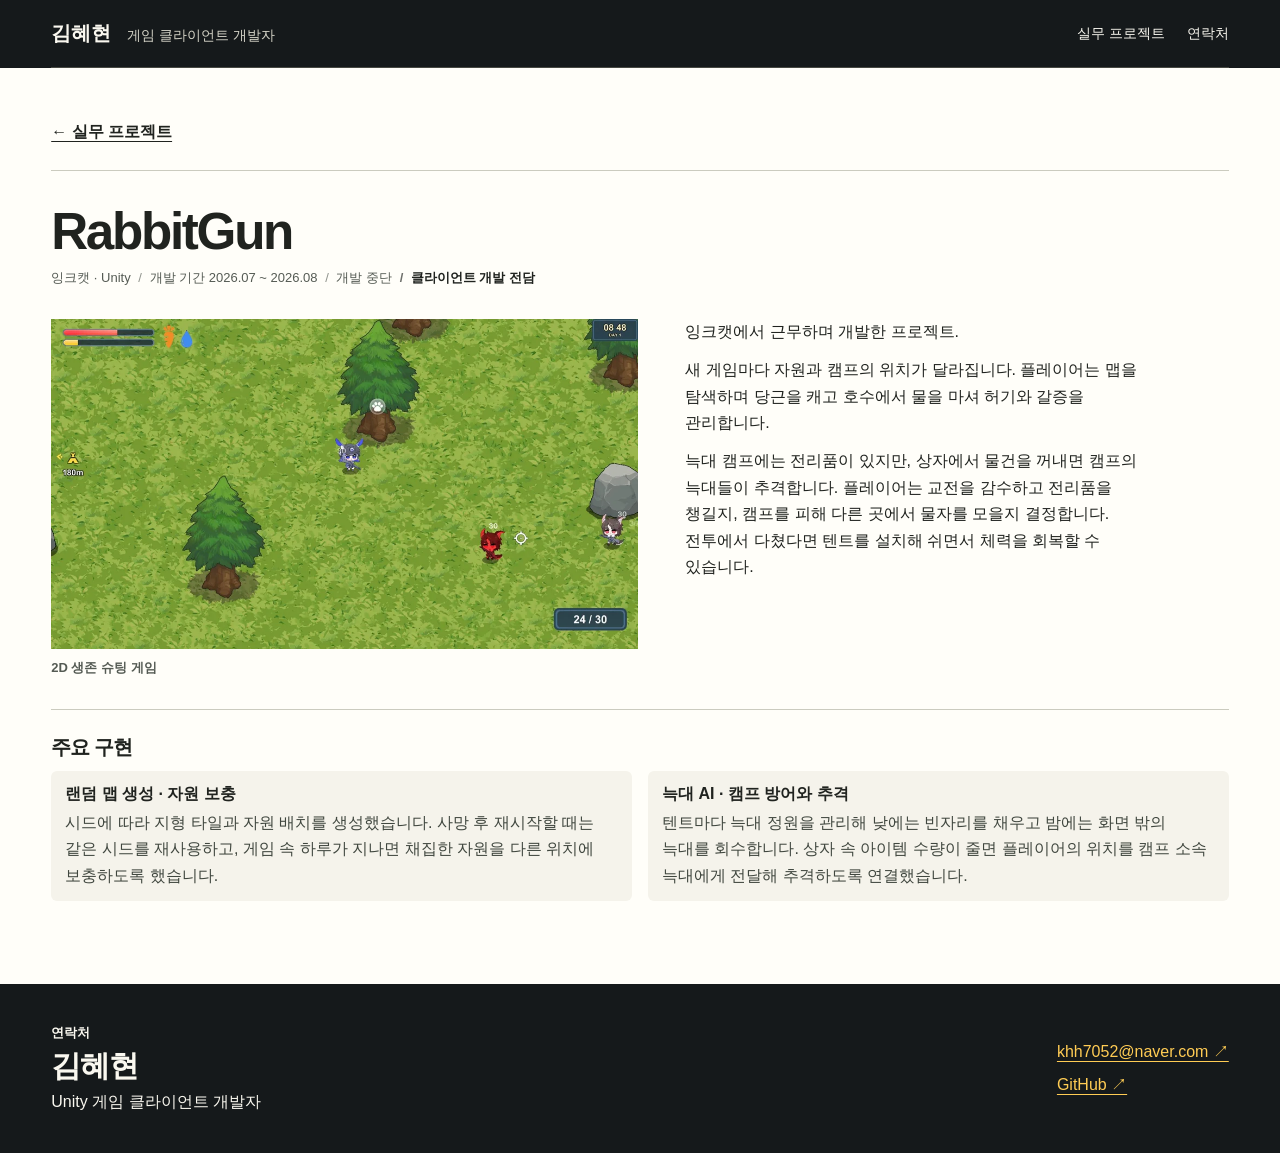
<file: rabbitgun.html>
<!doctype html>
<html lang="ko">
<head>
<meta charset="utf-8">
<meta name="viewport" content="width=device-width, initial-scale=1">
<meta name="theme-color" content="#10191c">
<meta name="description" content="RabbitGun에서 김혜현이 맡은 역할과 구현을 소개합니다.">
<title>RabbitGun — 김혜현</title>
<link rel="icon" href="icon.webp">
<link rel="stylesheet" href="style.css?v=project-layout">
</head>
<body>
<a class="skip" href="#work">본문으로 이동</a>
<header><div class="wrap head"><a class="name" href="./?v=project-layout">김혜현 <span>게임 클라이언트 개발자</span></a><nav aria-label="주요 메뉴"><a href="./?v=project-layout#practice">실무 프로젝트</a><a href="#contact">연락처</a></nav></div></header>
<main class="other" id="work">
<div class="wrap">
<a class="project-back" href="./?v=project-layout#practice">← 실무 프로젝트</a>
<div class="projects project-detail">
<article id="rabbitgun"><div class="project-heading"><div class="project-title"><h1 lang="en">RabbitGun</h1></div>
<p class="meta">잉크캣 · Unity <span class="project-period"><span aria-hidden="true">/</span> 개발 기간 2026.07 ~ 2026.08 <span aria-hidden="true">/</span> 개발 중단</span> <strong class="team-role"><span aria-hidden="true">/</span> 클라이언트 개발 전담</strong></p>

</div><figure class="project-media">
<img class="project-still" src="rabbitgun.webp" width="1080" height="608" loading="lazy" alt="RabbitGun 플레이 화면">
<figcaption class="project-genre">2D 생존 슈팅 게임</figcaption>
</figure>
<div class="team-intro">
  <p>잉크캣에서 근무하며 개발한 프로젝트.</p>
  <p>새 게임마다 자원과 캠프의 위치가 달라집니다. 플레이어는 맵을 탐색하며 당근을 캐고 호수에서 물을 마셔 허기와 갈증을 관리합니다.</p>
  <p>늑대 캠프에는 전리품이 있지만, 상자에서 물건을 꺼내면 캠프의 늑대들이 추격합니다. 플레이어는 교전을 감수하고 전리품을 챙길지, 캠프를 피해 다른 곳에서 물자를 모을지 결정합니다. 전투에서 다쳤다면 텐트를 설치해 쉬면서 체력을 회복할 수 있습니다.</p>
</div>
<div class="project-copy">
<h2>주요 구현</h2>
<dl class="project-contributions">
  <div>
    <dt>랜덤 맵 생성 · 자원 보충</dt>
    <dd>시드에 따라 지형 타일과 자원 배치를 생성했습니다. 사망 후 재시작할 때는 같은 시드를 재사용하고, 게임 속 하루가 지나면 채집한 자원을 다른 위치에 보충하도록 했습니다.</dd>
  </div>
  <div>
    <dt>늑대 AI · 캠프 방어와 추격</dt>
    <dd>텐트마다 늑대 정원을 관리해 낮에는 빈자리를 채우고 밤에는 화면 밖의 늑대를 회수합니다. 상자 속 아이템 수량이 줄면 플레이어의 위치를 캠프 소속 늑대에게 전달해 추격하도록 연결했습니다.</dd>
  </div>
</dl></div></article>
</div>
</div>
</main>
<footer id="contact"><div class="wrap foot"><div><p class="eyebrow">연락처</p><h2>김혜현</h2><p>Unity 게임 클라이언트 개발자</p></div><div class="contact"><a href="mailto:khh7052@naver.com">khh7052@naver.com ↗</a><a href="https://github.com/khh7052">GitHub ↗</a></div></div></footer>
</body></html>
</file>
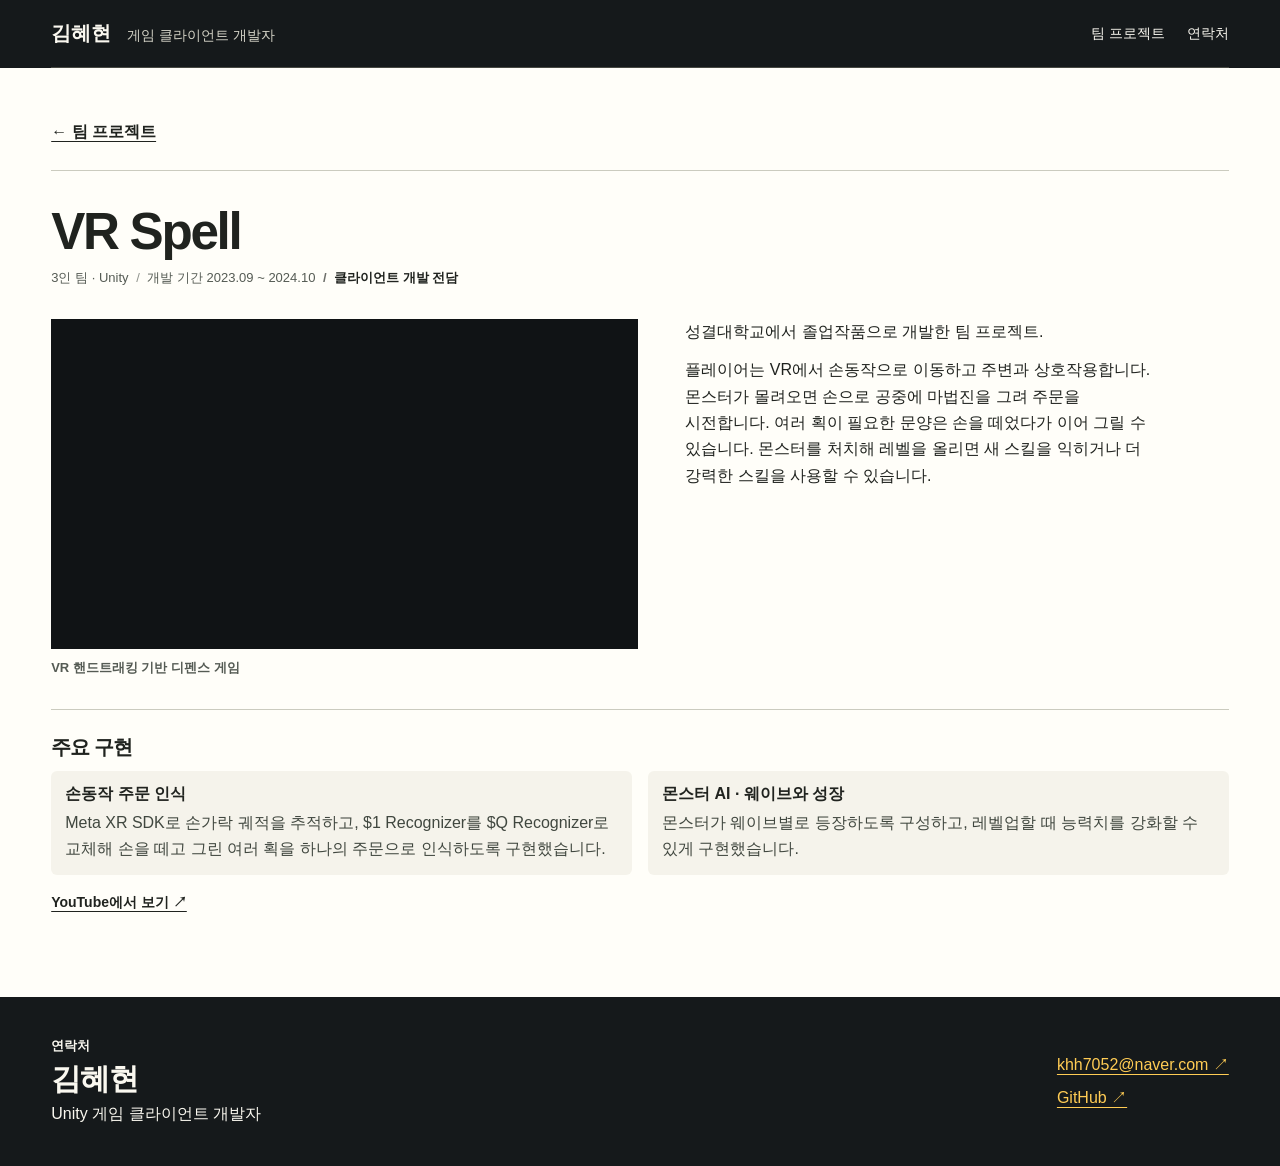
<file: vr-spell.html>
<!doctype html>
<html lang="ko">
<head>
<meta charset="utf-8">
<meta name="viewport" content="width=device-width, initial-scale=1">
<meta name="theme-color" content="#10191c">
<meta name="description" content="VR Spell에서 김혜현이 맡은 역할과 구현을 소개합니다.">
<title>VR Spell — 김혜현</title>
<link rel="icon" href="icon.webp">
<link rel="stylesheet" href="style.css?v=project-layout">
</head>
<body>
<a class="skip" href="#work">본문으로 이동</a>
<header><div class="wrap head"><a class="name" href="./?v=project-layout">김혜현 <span>게임 클라이언트 개발자</span></a><nav aria-label="주요 메뉴"><a href="./?v=project-layout#projects">팀 프로젝트</a><a href="#contact">연락처</a></nav></div></header>
<main class="other" id="work">
<div class="wrap">
<a class="project-back" href="./?v=project-layout#projects">← 팀 프로젝트</a>
<div class="projects project-detail">
<article id="vr-spell"><div class="project-heading"><div class="project-title"><h1 lang="en">VR Spell</h1></div>
<p class="meta">3인 팀 · Unity <span class="project-period"><span aria-hidden="true">/</span> 개발 기간 2023.09 ~ 2024.10</span> <strong class="team-role"><span aria-hidden="true">/</span> 클라이언트 개발 전담</strong></p>
</div><figure class="project-media">
<iframe class="project-video" width="560" height="315" loading="lazy" title="VR Spell 마법 시전 영상" src="https://www.youtube-nocookie.com/embed/dDI8KQEFRR0?playsinline=1" referrerpolicy="strict-origin-when-cross-origin" allow="autoplay; encrypted-media; picture-in-picture; fullscreen" allowfullscreen></iframe>
<figcaption class="project-genre">VR 핸드트래킹 기반 디펜스 게임</figcaption>
</figure>
<div class="team-intro">
  <p>성결대학교에서 졸업작품으로 개발한 팀 프로젝트.</p>
  <p>플레이어는 VR에서 손동작으로 이동하고 주변과 상호작용합니다. 몬스터가 몰려오면 손으로 공중에 마법진을 그려 주문을 시전합니다. 여러 획이 필요한 문양은 손을 떼었다가 이어 그릴 수 있습니다. 몬스터를 처치해 레벨을 올리면 새 스킬을 익히거나 더 강력한 스킬을 사용할 수 있습니다.</p>
</div>
<div class="project-copy">
<h2>주요 구현</h2>
<dl class="project-contributions">
  <div>
    <dt>손동작 주문 인식</dt>
    <dd>Meta XR SDK로 손가락 궤적을 추적하고, $1 Recognizer를 $Q Recognizer로 교체해 손을 떼고 그린 여러 획을 하나의 주문으로 인식하도록 구현했습니다.</dd>
  </div>
  <div>
    <dt>몬스터 AI · 웨이브와 성장</dt>
    <dd>몬스터가 웨이브별로 등장하도록 구성하고, 레벨업할 때 능력치를 강화할 수 있게 구현했습니다.</dd>
  </div>
</dl>
<div class="links"><a href="https://www.youtube.com/watch?v=dDI8KQEFRR0">YouTube에서 보기 ↗</a></div></div></article>
</div>
</div>
</main>
<footer id="contact"><div class="wrap foot"><div><p class="eyebrow">연락처</p><h2>김혜현</h2><p>Unity 게임 클라이언트 개발자</p></div><div class="contact"><a href="mailto:khh7052@naver.com">khh7052@naver.com ↗</a><a href="https://github.com/khh7052">GitHub ↗</a></div></div></footer>
</body></html>
</file>
<file: style.css>
:root {
  color-scheme: light;
  --paper: #f5f3eb;
  --ink: #20231f;
  --muted: #555b54;
  --night: #15191b;
  --accent: #ffcc54;
  --line: #cbcbbf;
}
* { box-sizing: border-box; }
html { scroll-padding-top: 20px; }
body { margin: 0; font: 16px/1.65 "Inter","Malgun Gothic","Apple SD Gothic Neo",sans-serif; background: var(--paper); color: var(--ink); word-break: keep-all; }
.wrap { width: min(1320px, 92%); margin-inline: auto; }
a { color: inherit; text-underline-offset: 4px; }
a:focus-visible,video:focus-visible { outline: 3px solid #e68e27; outline-offset: 3px; }
.skip { position: absolute; top: 0; left: -200vw; z-index: 5; background: white; padding: 8px; }
.skip:focus { left: 8px; }
header,.hero,footer { background: var(--night); color: #faf8f0; }
.head,.foot,.head nav,.links,.movie figcaption { display: flex; align-items: center; }
.head { justify-content: space-between; min-height: 68px; border-bottom: 1px solid #474943; }
.head nav,.links { gap: 22px; }
.head a,.button,.project-card { text-decoration: none; }
.head nav a:hover,.links a:hover,.project-card:hover strong { text-decoration: underline; }
.name { font-size: 20px; font-weight: 800; }
.name span,.head nav { font-size: 14px; }
.name span { margin-left: 10px; color: #d3d2c6; font-weight: 500; }
h1,h2,h3,h4,p,figure { margin: 0; }
h2,h3,h4 { line-height: 1.23; letter-spacing: -.045em; }
h2 { font-size: clamp(30px,3.5vw,54px); }
.hero-grid { display: grid; grid-template-columns: 1.75fr 1fr; align-items: center; gap: 5%; padding-block: 22px 18px; }
.movie { grid-column: 1; grid-row: 1; min-width: 0; }
.lead { grid-column: 2; grid-row: 1; }
.movie video,.project-video,.project-still { display: block; width: 100%; height: auto; aspect-ratio: 16/9; background: #101315; border: 0; object-fit: contain; }
.movie video { border-radius: 5px; max-height: 43vh; }
.movie figcaption { justify-content: space-between; padding-top: 6px; color: #bbbeb9; font-size: 12px; }
.eyebrow,.meta,figcaption { font-size: 13px; }
.eyebrow { font-weight: 700; }
.hero .eyebrow { color: var(--accent); }
.eyebrow span,.meta span { margin-inline: 4px; opacity: .65; }
h1 img { display: block; width: min(100%,415px); height: auto; margin-block: 18px 14px; }
.pitch { max-width: 39ch; font-size: clamp(16px,1.3vw,20px); }
.meta { color: var(--muted); }
.lead .meta { margin-top: 12px; color: #c0c2bd; }
.actions { margin-top: 22px; }
.button { display: inline-block; background: var(--accent); color: #191b1a; padding: 9px 20px; border-radius: 4px; font-weight: 750; }
.button:hover { background: #ffe29a; }
.asteroid-implementation { --orbit-night: #101a2c; --orbit-paper: #f8edde; --orbit-coral: #ad462d; }
.asteroid-implementation .wrap { max-width: 1140px; }
.asteroid-overview { background: var(--orbit-paper); }
.asteroid-overview-grid { display: grid; grid-template-columns: minmax(0,1.2fr) minmax(0,1fr); align-items: center; gap: clamp(24px,6vw,88px); padding-block: clamp(32px,5vw,64px); }
.asteroid-overview-copy .eyebrow { color: var(--orbit-coral); }
.asteroid-overview h2 { margin-block: 10px 16px; font-size: clamp(34px,4vw,56px); line-height: 1.08; }
.asteroid-overview-copy > p:not(.eyebrow) { max-width: 54ch; color: #4f4035; }
.asteroid-loop { display: flex; flex-wrap: wrap; gap: 7px 10px; margin: 20px 0 0; padding: 0; list-style: none; }
.asteroid-loop li { display: flex; align-items: center; gap: 10px; font-size: 14px; font-weight: 750; }
.asteroid-loop li + li::before { content: ""; width: 5px; height: 5px; border-top: 1px solid var(--orbit-coral); border-right: 1px solid var(--orbit-coral); transform: rotate(45deg); }
.asteroid-orbit { position: relative; isolation: isolate; width: min(100%,440px); aspect-ratio: 1.5; justify-self: center; display: grid; place-items: center; }
.asteroid-orbit::before,.asteroid-orbit::after { content: ""; position: absolute; inset: 22% 1%; border: 1px solid #b88a67; border-radius: 50%; transform: rotate(-22deg); }
.asteroid-orbit::before { z-index: -1; }
.asteroid-orbit::after { border-bottom-color: transparent; border-left-color: transparent; }
.asteroid-orbit-planet { display: block; width: 62%; height: auto; filter: drop-shadow(0 12px 18px #59322032); }
.asteroid-orbit-rock { position: absolute; z-index: 1; top: 12%; right: 7%; width: 12%; height: auto; transform: rotate(14deg); }
.asteroid-systems { padding-block: clamp(30px,5vw,62px); background: radial-gradient(ellipse at 85% 10%,#233958 0,transparent 60%),var(--orbit-night); color: #fff8ef; }
.asteroid-systems h2,.asteroid-technical h2,.asteroid-problems h2 { font-size: clamp(28px,3.5vw,46px); }
.asteroid-implementation-media { display: grid; grid-template-columns: repeat(2,minmax(0,1fr)); gap: clamp(14px,2.4vw,30px); margin-top: clamp(18px,2.5vw,30px); }
.asteroid-implementation-media > figure,.asteroid-combat-card { min-width: 0; overflow: hidden; border: 1px solid #52617a; border-radius: 14px; background: #172337; }
.asteroid-implementation-media img { display: block; width: 100%; height: auto; background: #080f1c; }
.asteroid-implementation-media > figure > figcaption,.asteroid-combat-copy { padding: clamp(14px,2vw,24px); }
.asteroid-implementation-media h3 { font-size: clamp(18px,2vw,24px); }
.asteroid-implementation-media h3 { color: var(--accent); }
.asteroid-implementation-media p { margin-top: 6px; color: #d5deea; font-size: 15px; }
.asteroid-art { padding-block: clamp(36px,6vw,76px); background: var(--orbit-paper); border-bottom: 1px solid #d8c6b4; }
.asteroid-art h2 { font-size: clamp(28px,3.5vw,46px); }
.asteroid-art-steps { display: grid; grid-template-columns: repeat(4,minmax(0,1fr)); gap: 12px; margin: 24px 0 0; padding: 0; list-style: none; }
.asteroid-art-steps li { padding: 16px clamp(12px,1.6vw,20px) 18px; border: 1px solid #dfc9b5; border-top: 2px solid #b86347; border-radius: 8px; background: #fff8ee; }
.asteroid-art-steps li > span { display: block; margin-bottom: 7px; color: #9c4029; font-size: 13px; font-weight: 750; font-variant-numeric: tabular-nums; }
.asteroid-art-steps h3 { font-size: clamp(16px,1.7vw,21px); }
.asteroid-art-steps p,.asteroid-art-gallery p { margin-top: 7px; color: #524338; font-size: 14px; }
.asteroid-art-gallery-title { margin-block: clamp(26px,4vw,44px) 14px; font-size: clamp(20px,2.4vw,28px); }
.asteroid-art-gallery { display: grid; grid-template-columns: repeat(2,minmax(0,1fr)); gap: clamp(12px,1.6vw,20px); }
.asteroid-art-gallery figure { min-width: 0; overflow: hidden; border: 1px solid #dfc9b5; border-radius: 10px; background: #fff8ee; }
.asteroid-art-media { background: #141820; }
.asteroid-art-media img { display: block; width: 100%; height: auto; }
.asteroid-art-gallery figcaption { padding: 13px clamp(10px,1.5vw,17px) 15px; }
.asteroid-art-gallery h4 { font-size: clamp(16px,1.6vw,20px); }
@media (max-width: 760px) {
  .asteroid-art-steps { grid-template-columns: repeat(2,minmax(0,1fr)); }
  .asteroid-art-gallery { grid-template-columns: minmax(0,1fr); }
}
.asteroid-technical { padding-block: clamp(28px,4.5vw,56px); background: #e5efed; border-bottom: 1px solid #c4d9d5; }
.asteroid-accordion { display: grid; gap: 8px; margin-top: clamp(16px,2.5vw,28px); }
.asteroid-disclosure { min-width: 0; border: 1px solid #b9d2cd; border-radius: 10px; background: #f8fcfb; }
.asteroid-disclosure summary { display: grid; grid-template-columns: minmax(0,1fr) minmax(0,1.55fr) 24px; align-items: center; gap: 6px clamp(10px,2vw,24px); min-height: 48px; padding: 12px clamp(14px,2vw,24px); border-radius: 9px; cursor: pointer; list-style: none; }
.asteroid-disclosure summary::-webkit-details-marker { display: none; }
.asteroid-disclosure summary:hover { background: #edf6f3; }
.asteroid-disclosure summary:focus-visible { outline: 3px solid #337584; outline-offset: 2px; }
.asteroid-disclosure summary::after { content: ""; justify-self: center; width: 7px; height: 7px; border-right: 2px solid #276469; border-bottom: 2px solid #276469; transform: rotate(45deg); }
.asteroid-disclosure[open] summary::after { transform: rotate(225deg); }
.asteroid-disclosure-title { font-weight: 750; line-height: 1.4; }
.asteroid-disclosure-summary { color: #384b48; font-size: 14px; line-height: 1.5; }
.asteroid-disclosure-body { padding: 0 clamp(14px,2vw,24px) clamp(14px,2vw,24px); border-top: 1px solid #d8e8e4; }
.asteroid-technical p,.asteroid-process-flow span { color: #384b48; font-size: 15px; }
.asteroid-technical p { margin-top: 8px; }
.asteroid-process-flow { --step-size: 36px; --step-gap: clamp(16px,3vw,38px); --step-line: #93bdb7; display: grid; grid-template-columns: repeat(3,minmax(0,1fr)); gap: var(--step-gap); margin: clamp(20px,3vw,32px) 0 0; padding: 0; list-style: none; counter-reset: implementation-step; }
.asteroid-process-flow li { position: relative; min-width: 0; counter-increment: implementation-step; }
.asteroid-process-flow li::before { content: counter(implementation-step) / ""; display: grid; place-items: center; width: var(--step-size); height: var(--step-size); margin-bottom: 12px; border-radius: 50%; background: #194e50; color: #fff; font-size: 15px; font-weight: 750; }
.asteroid-process-flow li:not(:last-child)::after { content: ""; position: absolute; inset: calc(var(--step-size) / 2) calc(8px - var(--step-gap)) auto calc(var(--step-size) + 8px); border-top: 1px solid var(--step-line); }
.asteroid-process-flow li > strong,.asteroid-process-flow li > span { display: block; }
.asteroid-process-flow li > strong { font-size: 17px; line-height: 1.4; }
.asteroid-process-flow li > span { margin-top: 5px; }
.asteroid-technical .asteroid-process-note { display: flex; flex-wrap: wrap; gap: 4px 14px; margin-top: clamp(18px,2.5vw,28px); padding: 10px 14px; border-left: 3px solid #48867b; border-radius: 0 6px 6px 0; background: #e7f1ef; }
.asteroid-process-note strong { color: #194e50; }
.asteroid-process-note span { flex: 1 1 320px; }
.asteroid-process-flow code { overflow-wrap: anywhere; }
@media(max-width:740px){
  .asteroid-disclosure summary { grid-template-columns: minmax(0,1fr) 24px; }
  .asteroid-disclosure-title,.asteroid-disclosure-summary { grid-column: 1; }
  .asteroid-disclosure summary::after { grid-column: 2; grid-row: 1 / 3; }
  .asteroid-process-flow { --step-size: 30px; --step-gap: 18px; grid-template-columns: 1fr; }
  .asteroid-process-flow li { padding-left: calc(var(--step-size) + 12px); }
  .asteroid-process-flow li::before { position: absolute; top: 0; left: 0; margin: 0; }
  .asteroid-process-flow li:not(:last-child)::after { inset: calc(var(--step-size) + 4px) auto calc(4px - var(--step-gap)) calc(var(--step-size) / 2); border-top: 0; border-left: 1px solid var(--step-line); }
}
.asteroid-problems { padding-block: clamp(28px,4.5vw,56px); background: #fffaf2; border-bottom: 1px solid #e4d9c9; }
.asteroid-problem-cases { display: grid; gap: clamp(14px,2vw,24px); margin-top: clamp(16px,2vw,24px); }
.asteroid-problem-cases article { --case-heading: #713728; display: grid; gap: 16px; padding: clamp(16px,3vw,32px); border: 1px solid #e4d9c9; border-radius: 14px; background: #fffefb; }
.asteroid-problem-cases article + article { --case-heading: #194e50; }
.asteroid-problem-cases h3 { font-size: clamp(21px,2.4vw,30px); }
.asteroid-diagnosis-flow { display: grid; grid-template-columns: repeat(3,minmax(0,1fr)); gap: 24px; margin: 0; padding: 0; list-style: none; }
.asteroid-diagnosis-flow li { position: relative; min-width: 0; padding: 14px; border: 1px solid #ddc3b6; border-radius: 8px; background: #f8ede6; }
.asteroid-diagnosis-flow li + li::before { content: ""; position: absolute; top: 23px; left: -21px; width: 17px; border-top: 1px solid #ac8778; }
.asteroid-diagnosis-flow li + li::after { content: ""; position: absolute; top: 20px; left: -12px; width: 6px; height: 6px; border-top: 1px solid #ac8778; border-right: 1px solid #ac8778; transform: rotate(45deg); }
.asteroid-diagnosis-flow h4 { font-size: 17px; color: var(--case-heading); }
.asteroid-diagnosis-flow p { margin-top: 6px; color: #3d4541; font-size: 15px; }
.asteroid-case-metrics { margin: 0; padding: 12px 14px; border: 1px solid #dfd5c6; border-radius: 8px; background: #faf7f0; }
.asteroid-case-metrics dt { font-size: 14px; font-weight: 750; }
.asteroid-case-metrics dd { display: grid; gap: 3px; margin: 3px 0 0; }
.asteroid-case-metrics strong { color: var(--case-heading); font-size: clamp(18px,2.35vw,27px); font-variant-numeric: tabular-nums; white-space: nowrap; }
.asteroid-case-metrics span,.asteroid-case-note { color: #4e5350; font-size: 13px; }
.asteroid-case-steps { display: grid; gap: 10px; margin: 0; }
.asteroid-case-steps > div,.asteroid-case-verification { display: grid; grid-template-columns: 6em minmax(0,1fr); gap: 4px 8px; align-items: baseline; }
.asteroid-case-steps dt { font-weight: 750; color: var(--case-heading); }
.asteroid-case-steps dd { margin: 0; }
.asteroid-case-steps,.asteroid-case-verification { font-size: 15px; color: #3d4541; }
.asteroid-case-verification { margin-top: 12px; padding-top: 10px; border-top: 1px solid #e4d9c9; }
.asteroid-case-verification strong { color: var(--case-heading); }
.asteroid-case-credit { margin-top: 12px; color: var(--muted); font-size: 13px; }
.asteroid-spawn-diagrams { display: grid; grid-template-columns: minmax(0,1fr) minmax(0,1.3fr); gap: 12px; }
.asteroid-spawn-diagram { --spawn-line: #73918e; min-width: 0; padding: clamp(12px,2vw,22px); border-radius: 10px; background: #edf5f2; }
.asteroid-spawn-before { --spawn-line: #ac8778; background: #f8ede6; }
.asteroid-spawn-diagram h4 { margin-bottom: 12px; font-size: 16px; }
.asteroid-spawn-path { display: grid; gap: 18px; margin: 0; padding: 0; list-style: none; }
.asteroid-spawn-node { position: relative; display: grid; align-items: center; min-height: 40px; padding: 7px 10px; border: 1px solid var(--spawn-line); border-radius: 6px; background: #fffefb; text-align: center; font-size: 14px; font-weight: 650; line-height: 1.4; }
.asteroid-spawn-path li + li::before { content: ""; position: absolute; top: -18px; left: 50%; height: 12px; border-left: 1px solid var(--spawn-line); }
.asteroid-spawn-path li + li::after { content: ""; position: absolute; top: -13px; left: calc(50% - 3px); width: 6px; height: 6px; border-right: 1px solid var(--spawn-line); border-bottom: 1px solid var(--spawn-line); transform: rotate(45deg); }
.asteroid-spawn-node-stop { color: #fff; background: #713728; border-color: #713728; }
.asteroid-spawn-node-go { color: #fff; background: #194e50; border-color: #194e50; }
.asteroid-spawn-node-wait { background: #e0ebe8; }
.asteroid-spawn-branches { --branch-gap: 10px; position: relative; display: grid; grid-template-columns: repeat(2,minmax(0,1fr)); gap: var(--branch-gap); padding-top: 18px; }
.asteroid-spawn-branches .asteroid-spawn-path { grid-template-rows: repeat(2,1fr); }
.asteroid-spawn-branches::before { content: ""; position: absolute; top: 0; left: 50%; height: 9px; border-left: 1px solid var(--spawn-line); }
.asteroid-spawn-branches::after { content: ""; position: absolute; inset: 9px calc(25% - var(--branch-gap) / 4) auto; height: 9px; border: 1px solid var(--spawn-line); border-bottom: 0; }
@media(max-width:760px){
  .asteroid-spawn-diagrams,.asteroid-diagnosis-flow { grid-template-columns: 1fr; }
  .asteroid-diagnosis-flow li + li::before { top: -22px; left: 50%; width: 0; height: 17px; border-top: 0; border-left: 1px solid #ac8778; }
  .asteroid-diagnosis-flow li + li::after { top: -13px; left: calc(50% - 3px); transform: rotate(135deg); }
}
@media(max-width:640px){
  .asteroid-case-steps > div,.asteroid-case-verification { grid-template-columns: 1fr; }
}
@media(max-width:480px){
}
.work-overview { padding-block: clamp(28px,4vw,56px); }
.work-overview h2 { font-size: clamp(24px,2.6vw,36px); margin-bottom: clamp(16px,2vw,26px); }
.practice-overview { padding-bottom: 0; }
.project-index { display: grid; grid-template-columns: repeat(3,minmax(0,1fr)); gap: clamp(12px,1.6vw,24px); }
.project-card { display: flex; flex-direction: column; background: #fffef9; border: 1px solid var(--line); border-radius: 8px; }
.project-card:hover { border-color: var(--muted); }
.project-card img { display: block; width: 100%; height: auto; aspect-ratio: 16/9; object-fit: cover; border-radius: 7px 7px 0 0; background: var(--night); }
.project-card-info { flex: 1; display: grid; grid-template-columns: minmax(0,1fr) auto; grid-template-rows: 1fr auto auto; gap: 4px 8px; padding: clamp(10px,1.3vw,18px); }
.project-card strong { font-size: clamp(16px,1.45vw,21px); line-height: 1.22; grid-column: 1; }
.project-card-team,.project-card-period { grid-column: 1 / -1; color: var(--muted); font-size: 13px; line-height: 1.4; }
.project-card-team { margin-top: 6px; }
.project-card-arrow { grid-column: 2; grid-row: 1; align-self: start; line-height: 1.2; font-size: 20px; }
.scene-gallery,.other { padding-block: clamp(32px,4vw,64px); }
.scene-gallery .eyebrow { color: var(--muted); margin-bottom: 6px; }
.scenes { display: grid; grid-template-columns: repeat(3,minmax(0,1fr)); gap: clamp(16px,2vw,28px); margin-top: 20px; }
.scenes img { display: block; width: 100%; aspect-ratio: 16/9; object-fit: cover; }
.scenes figcaption { font-size: 16px; }
.scene-slot { aspect-ratio: 16/9; border: 1px solid var(--line); border-radius: 3px; }
.scene-slot + figcaption { min-height: 2rem; }
.scenes h3 { margin: 12px 0 6px; font-size: 22px; }
.scenes code { overflow-wrap: anywhere; }
.scenes small { display: block; margin-top: 6px; color: var(--muted); }
@media(max-width:640px){ .scenes { grid-template-columns: 1fr; gap: 24px; } }
.projects article { display: grid; grid-template-columns: minmax(0,1.08fr) minmax(0,1fr); gap: 4%; border-top: 1px solid var(--line); }
.project-copy p { color: #40473f; }
.team-intro p+p { margin-top: 12px; }
.team-extra b { color: var(--ink); margin-right: 5px; }
.other { background: #fffef9; }
.projects { margin-top: 24px; }
.projects article { align-items: start; grid-template-areas: "heading heading" "media intro" "copy copy"; row-gap: clamp(18px,2.5vw,30px); padding-block: 32px; }
.project-heading { grid-area: heading; }
.project-title { display: flex; flex-wrap: wrap; align-items: baseline; gap: 4px 18px; margin-bottom: 6px; }
.project-title h1 { font-size: clamp(30px,4vw,54px); line-height: 1.15; letter-spacing: -.045em; }
.project-back { font-weight: 700; }
.project-media { grid-area: media; }
.project-genre { margin-top: 8px; color: var(--muted); font-weight: 650; }
.projects .team-intro { grid-area: intro; max-width: 54ch; }
.project-copy { grid-area: copy; padding-top: clamp(16px,2vw,24px); border-top: 1px solid var(--line); }
.project-heading .project-period,.team-role { display: inline-block; white-space: nowrap; }
.project-heading .project-period { margin-inline: 0; opacity: 1; }
.team-role { color: var(--ink); }
.project-copy h2 { margin-bottom: 12px; font-size: clamp(19px,1.6vw,24px); }
.project-contributions { display: grid; grid-template-columns: repeat(auto-fit,minmax(min(100%,230px),1fr)); gap: 10px 16px; margin: 0; }
.project-contributions > div { padding: 12px 14px; background: var(--paper); border-radius: 6px; }
.project-contributions dt { font-weight: 700; line-height: 1.4; }
.project-contributions dd { margin: 5px 0 0; color: #40473f; }
.project-copy .team-extra { margin-top: 14px; }
.project-dialog { width: min(1120px,calc(100% - 48px)); max-width: none; max-height: calc(100dvh - 48px); padding: 0; border: 1px solid var(--line); border-radius: 14px; color: var(--ink); background: #fffef9; overscroll-behavior: contain; box-shadow: 0 20px 64px rgb(10 15 18 / 30%); }
.project-dialog,.project-dialog::backdrop { opacity: 1; transition: opacity 180ms ease; }
.project-dialog::backdrop { background: rgb(15 20 22 / 72%); }
.project-dialog.is-closing,.project-dialog.is-closing::backdrop { opacity: 0; }
.project-dialog.is-closing { pointer-events: none; }
@starting-style {
  .project-dialog[open],.project-dialog[open]::backdrop { opacity: 0; }
}
@media(prefers-reduced-motion:reduce){
  .project-dialog,.project-dialog::backdrop { transition: none; }
}
body:has(.project-dialog[open]) { overflow: hidden; }
.project-dialog-toolbar { position: sticky; top: 0; z-index: 1; display: flex; align-items: flex-start; justify-content: space-between; gap: 12px; padding: clamp(14px,2.3vw,28px) clamp(16px,3vw,36px); border-bottom: 1px solid var(--line); background: var(--paper); font-size: 14px; }
.project-dialog-heading { min-width: 0; }
.project-dialog-heading .project-title { margin: 0; }
.project-dialog-heading h1 { font-size: clamp(22px,3vw,40px); line-height: 1.15; }
.project-dialog button { min-height: 44px; padding-inline: 12px; border: 1px solid var(--line); border-radius: 6px; background: #fffef9; color: var(--ink); font: inherit; font-weight: 700; cursor: pointer; }
.project-dialog-toolbar button { flex: none; display: grid; place-items: center; width: 44px; height: 44px; padding: 0; }
.project-close-icon { display: grid; place-items: center; width: 18px; height: 18px; }
.project-close-icon::before,.project-close-icon::after { content: ""; grid-area: 1 / 1; width: 16px; height: 2px; border-radius: 1px; background: currentColor; }
.project-close-icon::before { transform: rotate(45deg); }
.project-close-icon::after { transform: rotate(-45deg); }
.project-dialog button:hover { border-color: var(--muted); }
.project-dialog button:focus-visible { outline: 3px solid #e68e27; outline-offset: 3px; }
.project-dialog-content { margin: 0; padding: clamp(16px,3vw,36px); }
.projects.project-dialog-content article { padding: 0; border: 0; }
.project-dialog-content .project-media > :is(img,iframe) { border-radius: 8px; }
.project-dialog-content > button { margin-top: 12px; }
.links { flex-wrap: wrap; gap: 6px 16px; margin-top: 16px; font-size: 14px; font-weight: 650; }
.foot { justify-content: space-between; gap: 18px; padding-block: 38px; }
.foot h2 { font-size: 30px; margin-block: 4px; }
.contact { display: grid; gap: 6px; color: var(--accent); }
@media(max-width:800px){
  .hero-grid { grid-template-columns: 1.2fr 1fr; gap: 4%; }
  .project-index { grid-template-columns: repeat(2,minmax(0,1fr)); }
  .project-copy { font-size: 15px; }
}
@media(max-width:640px){
  body { font-size: 15px; }
  .project-dialog { width: calc(100% - 16px); max-height: calc(100dvh - 16px); border-radius: 8px; }
  .head { min-height: 56px; }
  .head nav { gap: 12px; font-size: 13px; }
  .name { font-size: 17px; }
  .name span { display: none; }
  .hero-grid,.projects article { display: flex; flex-direction: column; align-items: stretch; }
  .hero-grid { padding-block: 20px; gap: 18px; }
  .asteroid-overview-grid,.asteroid-implementation-media { grid-template-columns: 1fr; }
  .asteroid-overview-grid { gap: 12px; }
  .asteroid-orbit { width: min(74%,290px); }
  h1 img { width: min(62%,260px); margin-block: 9px; }
  .actions { margin-top: 12px; }
  .projects article { gap: 14px; padding-block: 20px; }
  .project-contributions { grid-template-columns: 1fr; }
  .foot { align-items: start; flex-direction: column; }
}
@media(max-width:640px){
  .hero-grid { display: grid; grid-template-columns: 1.1fr 1fr; gap: 12px; align-items: center; }
  .lead { grid-column: 1; }
  .movie { grid-column: 2; }
  h1 img { width: 100%; }
  .lead .meta { font-size: 12px; }
  .pitch { font-size: 14px; }
}
</file>
